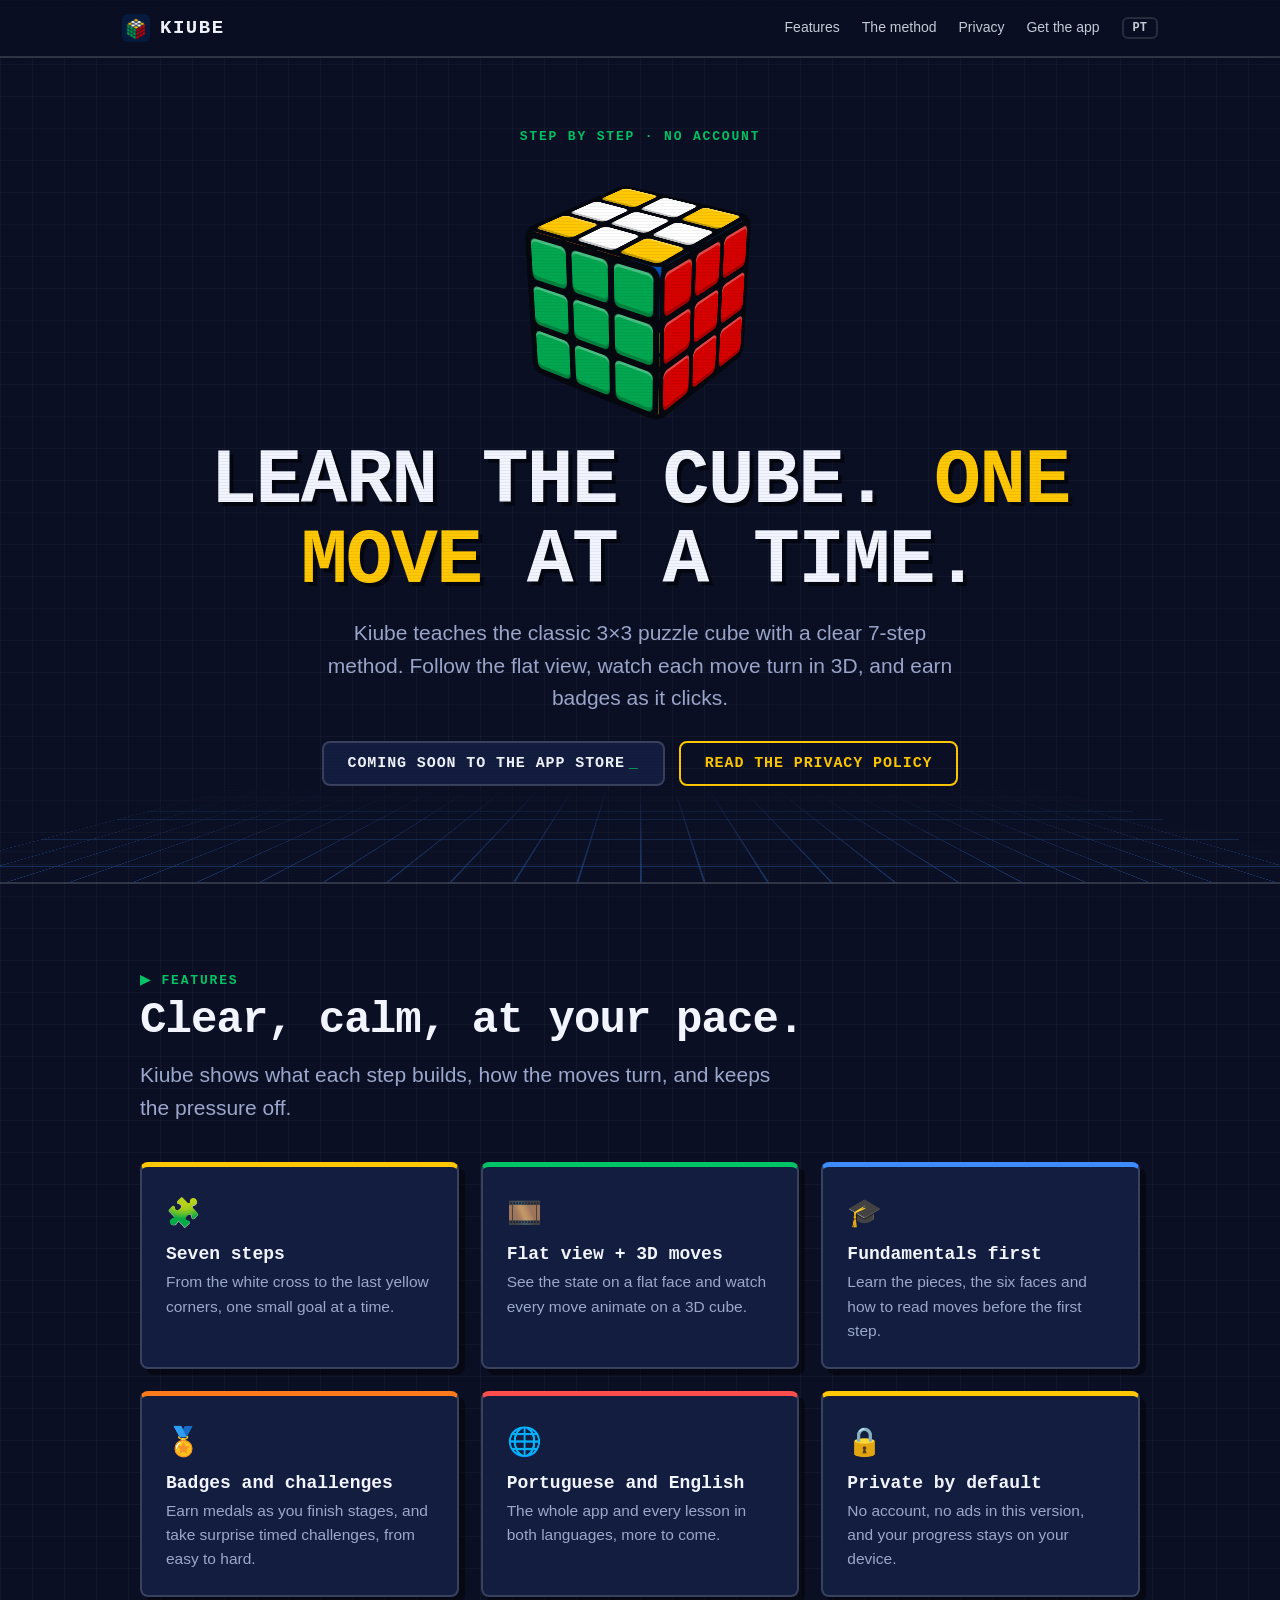
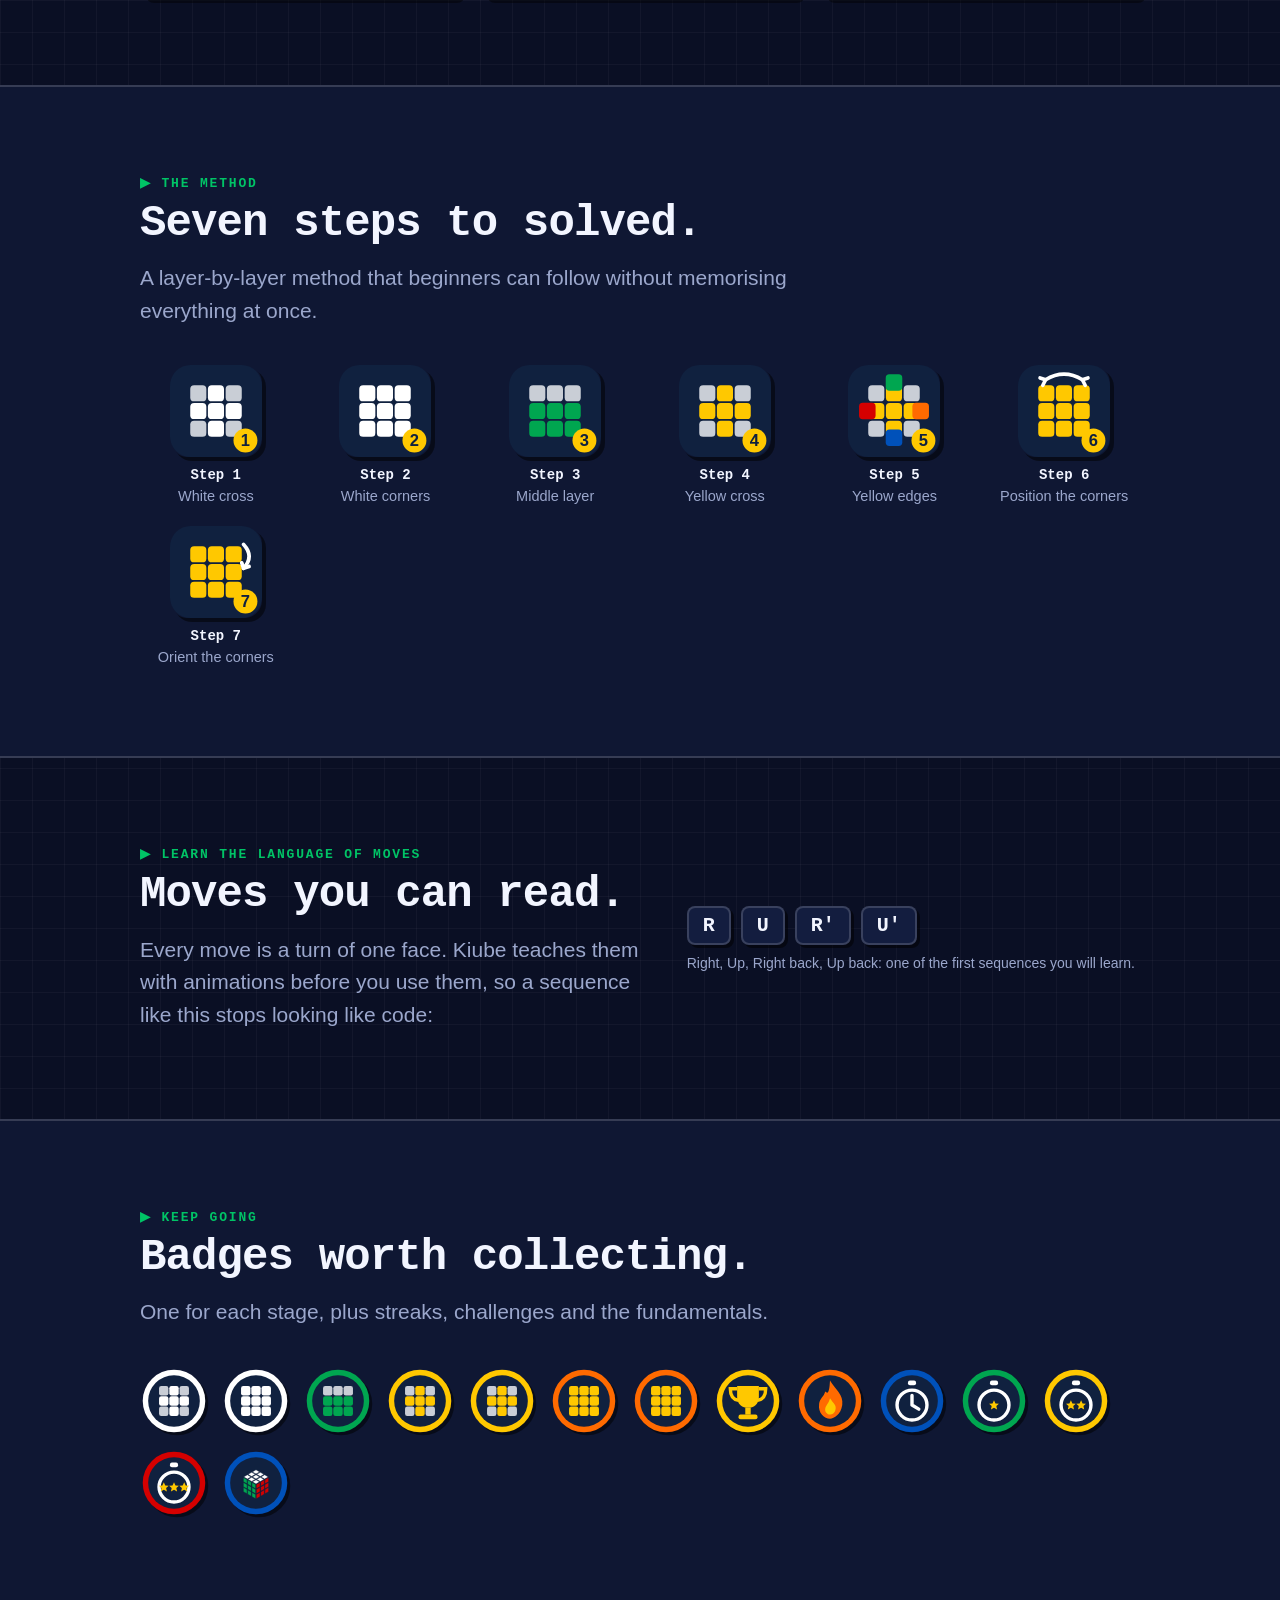
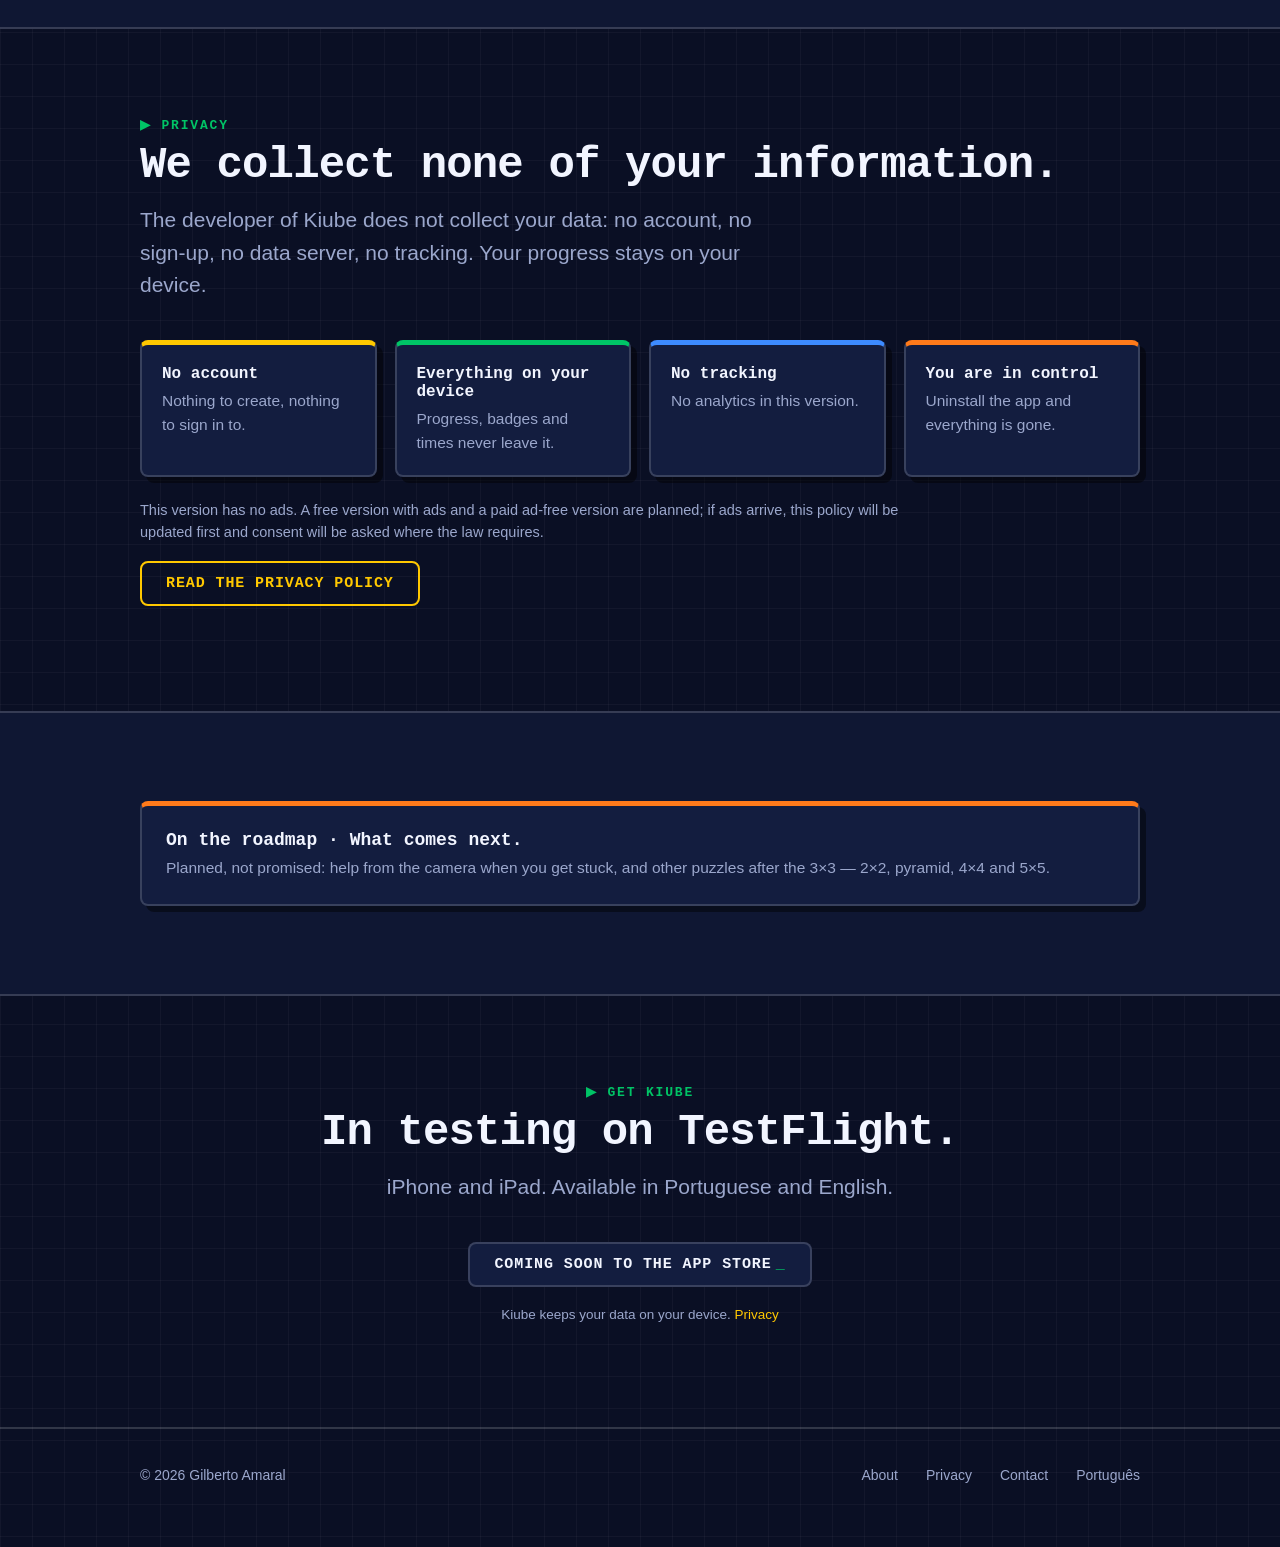
<file: index.html>
<!doctype html>
<html lang="en">
<head>
<meta charset="utf-8">
<meta name="viewport" content="width=device-width, initial-scale=1">
<meta name="color-scheme" content="dark">
<meta name="theme-color" content="#0a0f24">
<title>Kiube – Learn to solve the 3×3 puzzle cube, step by step</title>
<meta name="description" content="Kiube teaches you to solve the 3×3 puzzle cube with a clear 7-step method: a flat view of the cube, animated 3D moves, badges and surprise challenges. Portuguese and English. Private, no account.">
<link rel="canonical" href="https://kiube.werker.com.br/">
<link rel="alternate" hreflang="en" href="https://kiube.werker.com.br/">
<link rel="alternate" hreflang="pt-BR" href="https://kiube.werker.com.br/pt/">
<link rel="alternate" hreflang="x-default" href="https://kiube.werker.com.br/">
<link rel="icon" href="icon.png">
<link rel="apple-touch-icon" href="apple-touch-icon.png">
<meta property="og:url" content="https://kiube.werker.com.br/">
<meta property="og:image" content="https://kiube.werker.com.br/icon.png">
<meta property="og:type" content="website">
<meta property="og:title" content="Kiube – Learn to solve the 3×3 puzzle cube, step by step">
<meta property="og:description" content="Learn to solve the cube, one move at a time.">
<meta name="twitter:card" content="summary">
<link rel="stylesheet" href="assets/style.css">
<script type="application/ld+json">{"@context":"https://schema.org","@type":"SoftwareApplication","name":"Kiube","applicationCategory":"EducationalApplication","operatingSystem":"iOS, iPadOS","description":"Kiube teaches you to solve the 3×3 puzzle cube with a clear 7-step method: a flat view of the cube, animated 3D moves, badges and surprise challenges. Portuguese and English. Private, no account.","inLanguage":["en","pt-BR"],"author":{"@type":"Person","name":"Gilberto Amaral"}}</script>
</head>
<body>
<header class="topbar"><div class="in">
  <a class="brand" href="./"><img src="icon.png" alt="" width="28" height="28">Kiube</a>
  <nav aria-label="Main">
    <a class="hide-sm" href="#features">Features</a><a class="hide-sm" href="#method">The method</a><a class="hide-sm" href="#privacy">Privacy</a><a href="#get">Get the app</a>
    <a class="lang" href="pt/" hreflang="pt-BR" lang="pt-BR">PT</a>
  </nav>
</div></header>
<main>
<section class="hero">
  <div class="floor" aria-hidden="true"></div>
  <div class="wrap">
    <p class="kicker">Step by step · no account</p>
    <div class="stage3d" aria-hidden="true"><div class="cube"><div class="face f"><i class="G"></i><i class="G"></i><i class="G"></i><i class="G"></i><i class="G"></i><i class="G"></i><i class="G"></i><i class="G"></i><i class="G"></i></div><div class="face k"><i class="B"></i><i class="B"></i><i class="B"></i><i class="B"></i><i class="B"></i><i class="B"></i><i class="B"></i><i class="B"></i><i class="B"></i></div><div class="face r"><i class="R"></i><i class="R"></i><i class="R"></i><i class="R"></i><i class="R"></i><i class="R"></i><i class="R"></i><i class="R"></i><i class="R"></i></div><div class="face l"><i class="O"></i><i class="O"></i><i class="O"></i><i class="O"></i><i class="O"></i><i class="O"></i><i class="O"></i><i class="O"></i><i class="O"></i></div><div class="face u"><i class="Y"></i><i class="W"></i><i class="Y"></i><i class="W"></i><i class="W"></i><i class="W"></i><i class="Y"></i><i class="W"></i><i class="Y"></i></div><div class="face d"><i class="Y"></i><i class="Y"></i><i class="Y"></i><i class="Y"></i><i class="Y"></i><i class="Y"></i><i class="Y"></i><i class="Y"></i><i class="Y"></i></div></div></div>
    <h1>Learn the cube. <em>One move</em> at a time.</h1>
    <p class="sub">Kiube teaches the classic 3×3 puzzle cube with a clear 7-step method. Follow the flat view, watch each move turn in 3D, and earn badges as it clicks.</p>
    <div class="row">
      <!-- Troque pelo link da App Store/TestFlight quando estiver publicado -->
      <a class="btn soon" href="#get" aria-disabled="true">Coming soon to the App Store</a>
      <a class="btn ghost" href="privacy.html">Read the privacy policy</a>
    </div>
  </div>
</section>

<section class="block" id="features">
  <div class="wrap">
    <p class="eyebrow">Features</p>
    <h2>Clear, calm, at your pace.</h2>
    <p class="lead">Kiube shows what each step builds, how the moves turn, and keeps the pressure off.</p>
    <div class="grid">
      <div class="card"><span class="ico" aria-hidden="true">🧩</span><h3>Seven steps</h3><p>From the white cross to the last yellow corners, one small goal at a time.</p></div>
      <div class="card"><span class="ico" aria-hidden="true">🎞️</span><h3>Flat view + 3D moves</h3><p>See the state on a flat face and watch every move animate on a 3D cube.</p></div>
      <div class="card"><span class="ico" aria-hidden="true">🎓</span><h3>Fundamentals first</h3><p>Learn the pieces, the six faces and how to read moves before the first step.</p></div>
      <div class="card"><span class="ico" aria-hidden="true">🏅</span><h3>Badges and challenges</h3><p>Earn medals as you finish stages, and take surprise timed challenges, from easy to hard.</p></div>
      <div class="card"><span class="ico" aria-hidden="true">🌐</span><h3>Portuguese and English</h3><p>The whole app and every lesson in both languages, more to come.</p></div>
      <div class="card"><span class="ico" aria-hidden="true">🔒</span><h3>Private by default</h3><p>No account, no ads in this version, and your progress stays on your device.</p></div>
    </div>
  </div>
</section>

<section class="block alt" id="method">
  <div class="wrap">
    <p class="eyebrow">The method</p>
    <h2>Seven steps to solved.</h2>
    <p class="lead">A layer-by-layer method that beginners can follow without memorising everything at once.</p>
    <ol class="stages">
      <li><img src="assets/stages/stage_1_white_cross.svg" alt="" width="92" height="92" loading="lazy"><strong>Step 1</strong>White cross</li>
      <li><img src="assets/stages/stage_2_white_corners.svg" alt="" width="92" height="92" loading="lazy"><strong>Step 2</strong>White corners</li>
      <li><img src="assets/stages/stage_3_middle_layer.svg" alt="" width="92" height="92" loading="lazy"><strong>Step 3</strong>Middle layer</li>
      <li><img src="assets/stages/stage_4_yellow_cross.svg" alt="" width="92" height="92" loading="lazy"><strong>Step 4</strong>Yellow cross</li>
      <li><img src="assets/stages/stage_5_yellow_edges.svg" alt="" width="92" height="92" loading="lazy"><strong>Step 5</strong>Yellow edges</li>
      <li><img src="assets/stages/stage_6_corners_position.svg" alt="" width="92" height="92" loading="lazy"><strong>Step 6</strong>Position the corners</li>
      <li><img src="assets/stages/stage_7_corners_orient.svg" alt="" width="92" height="92" loading="lazy"><strong>Step 7</strong>Orient the corners</li>
    </ol>
  </div>
</section>

<section class="block">
  <div class="wrap split">
    <div>
      <p class="eyebrow">Learn the language of moves</p>
      <h2>Moves you can read.</h2>
      <p class="lead" style="margin-bottom:0">Every move is a turn of one face. Kiube teaches them with animations before you use them, so a sequence like this stops looking like code:</p>
    </div>
    <div class="moves" role="img" aria-label="R U R' U'">
      <span>R</span><span>U</span><span>R'</span><span>U'</span>
      <small>Right, Up, Right back, Up back: one of the first sequences you will learn.</small>
    </div>
  </div>
</section>

<section class="block alt">
  <div class="wrap">
    <p class="eyebrow">Keep going</p>
    <h2>Badges worth collecting.</h2>
    <p class="lead">One for each stage, plus streaks, challenges and the fundamentals.</p>
    <ul class="badges" aria-hidden="true">
      <li><img src="assets/badges/stage_white_cross.svg" alt="" width="68" height="68" loading="lazy"></li>
      <li><img src="assets/badges/stage_white_corners.svg" alt="" width="68" height="68" loading="lazy"></li>
      <li><img src="assets/badges/stage_middle_layer.svg" alt="" width="68" height="68" loading="lazy"></li>
      <li><img src="assets/badges/stage_yellow_cross.svg" alt="" width="68" height="68" loading="lazy"></li>
      <li><img src="assets/badges/stage_yellow_edges.svg" alt="" width="68" height="68" loading="lazy"></li>
      <li><img src="assets/badges/stage_corners_pos.svg" alt="" width="68" height="68" loading="lazy"></li>
      <li><img src="assets/badges/stage_corners_ori.svg" alt="" width="68" height="68" loading="lazy"></li>
      <li><img src="assets/badges/all_stages.svg" alt="" width="68" height="68" loading="lazy"></li>
      <li><img src="assets/badges/streak_3_days.svg" alt="" width="68" height="68" loading="lazy"></li>
      <li><img src="assets/badges/first_challenge.svg" alt="" width="68" height="68" loading="lazy"></li>
      <li><img src="assets/badges/challenge_easy.svg" alt="" width="68" height="68" loading="lazy"></li>
      <li><img src="assets/badges/challenge_medium.svg" alt="" width="68" height="68" loading="lazy"></li>
      <li><img src="assets/badges/challenge_hard.svg" alt="" width="68" height="68" loading="lazy"></li>
      <li><img src="assets/badges/fundamentals.svg" alt="" width="68" height="68" loading="lazy"></li>
    </ul>
  </div>
</section>

<section class="block" id="privacy">
  <div class="wrap">
    <p class="eyebrow">Privacy</p>
    <h2>We collect none of your information.</h2>
    <p class="lead">The developer of Kiube does not collect your data: no account, no sign-up, no data server, no tracking. Your progress stays on your device.</p>
    <div class="pgrid">
      <div class="card"><h3>No account</h3><p>Nothing to create, nothing to sign in to.</p></div>
      <div class="card"><h3>Everything on your device</h3><p>Progress, badges and times never leave it.</p></div>
      <div class="card"><h3>No tracking</h3><p>No analytics in this version.</p></div>
      <div class="card"><h3>You are in control</h3><p>Uninstall the app and everything is gone.</p></div>
    </div>
    <p class="priv-note">This version has no ads. A free version with ads and a paid ad-free version are planned; if ads arrive, this policy will be updated first and consent will be asked where the law requires.</p>
    <p><a class="btn ghost" href="privacy.html">Read the privacy policy</a></p>
  </div>
</section>

<section class="block alt">
  <div class="wrap">
    <div class="card note"><h3>On the roadmap · What comes next.</h3><p>Planned, not promised: help from the camera when you get stuck, and other puzzles after the 3×3 — 2×2, pyramid, 4×4 and 5×5.</p></div>
  </div>
</section>

<section class="block cta" id="get">
  <div class="wrap">
    <p class="eyebrow">Get Kiube</p>
    <h2>In testing on TestFlight.</h2>
    <p class="lead">iPhone and iPad. Available in Portuguese and English.</p>
    <div class="row">
      <a class="btn soon" href="#get" aria-disabled="true">Coming soon to the App Store</a>
    </div>
    <p class="small" style="margin-top:18px">Kiube keeps your data on your device. <a href="privacy.html">Privacy</a></p>
  </div>
</section>
</main>
<footer><div class="wrap">
  <span class="grow">© 2026 Gilberto Amaral</span>
  <a href="about.html">About</a>
  <a href="privacy.html">Privacy</a>
  <a href="mailto:contato@amaral.pro">Contact</a>
  <a href="pt/" hreflang="pt-BR" lang="pt-BR">Português</a>
</div></footer>
</body>
</html>
</file>
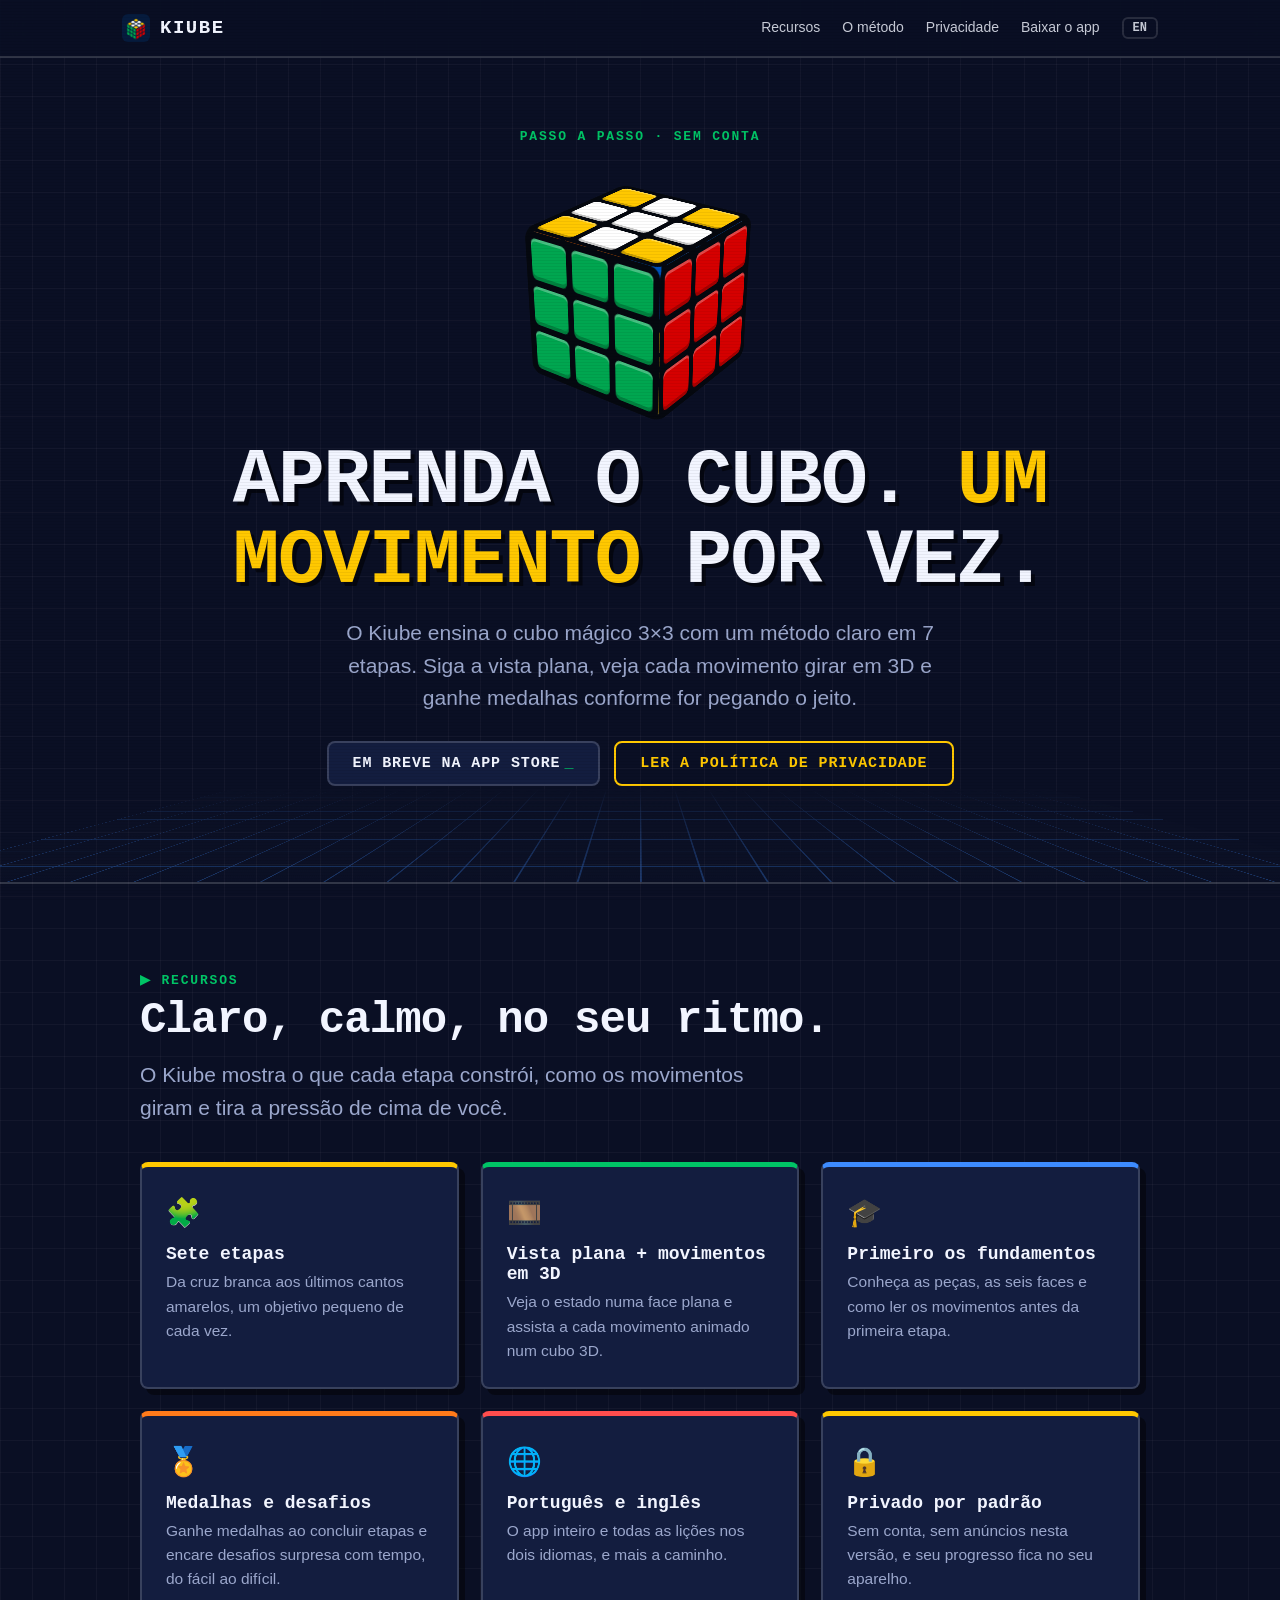
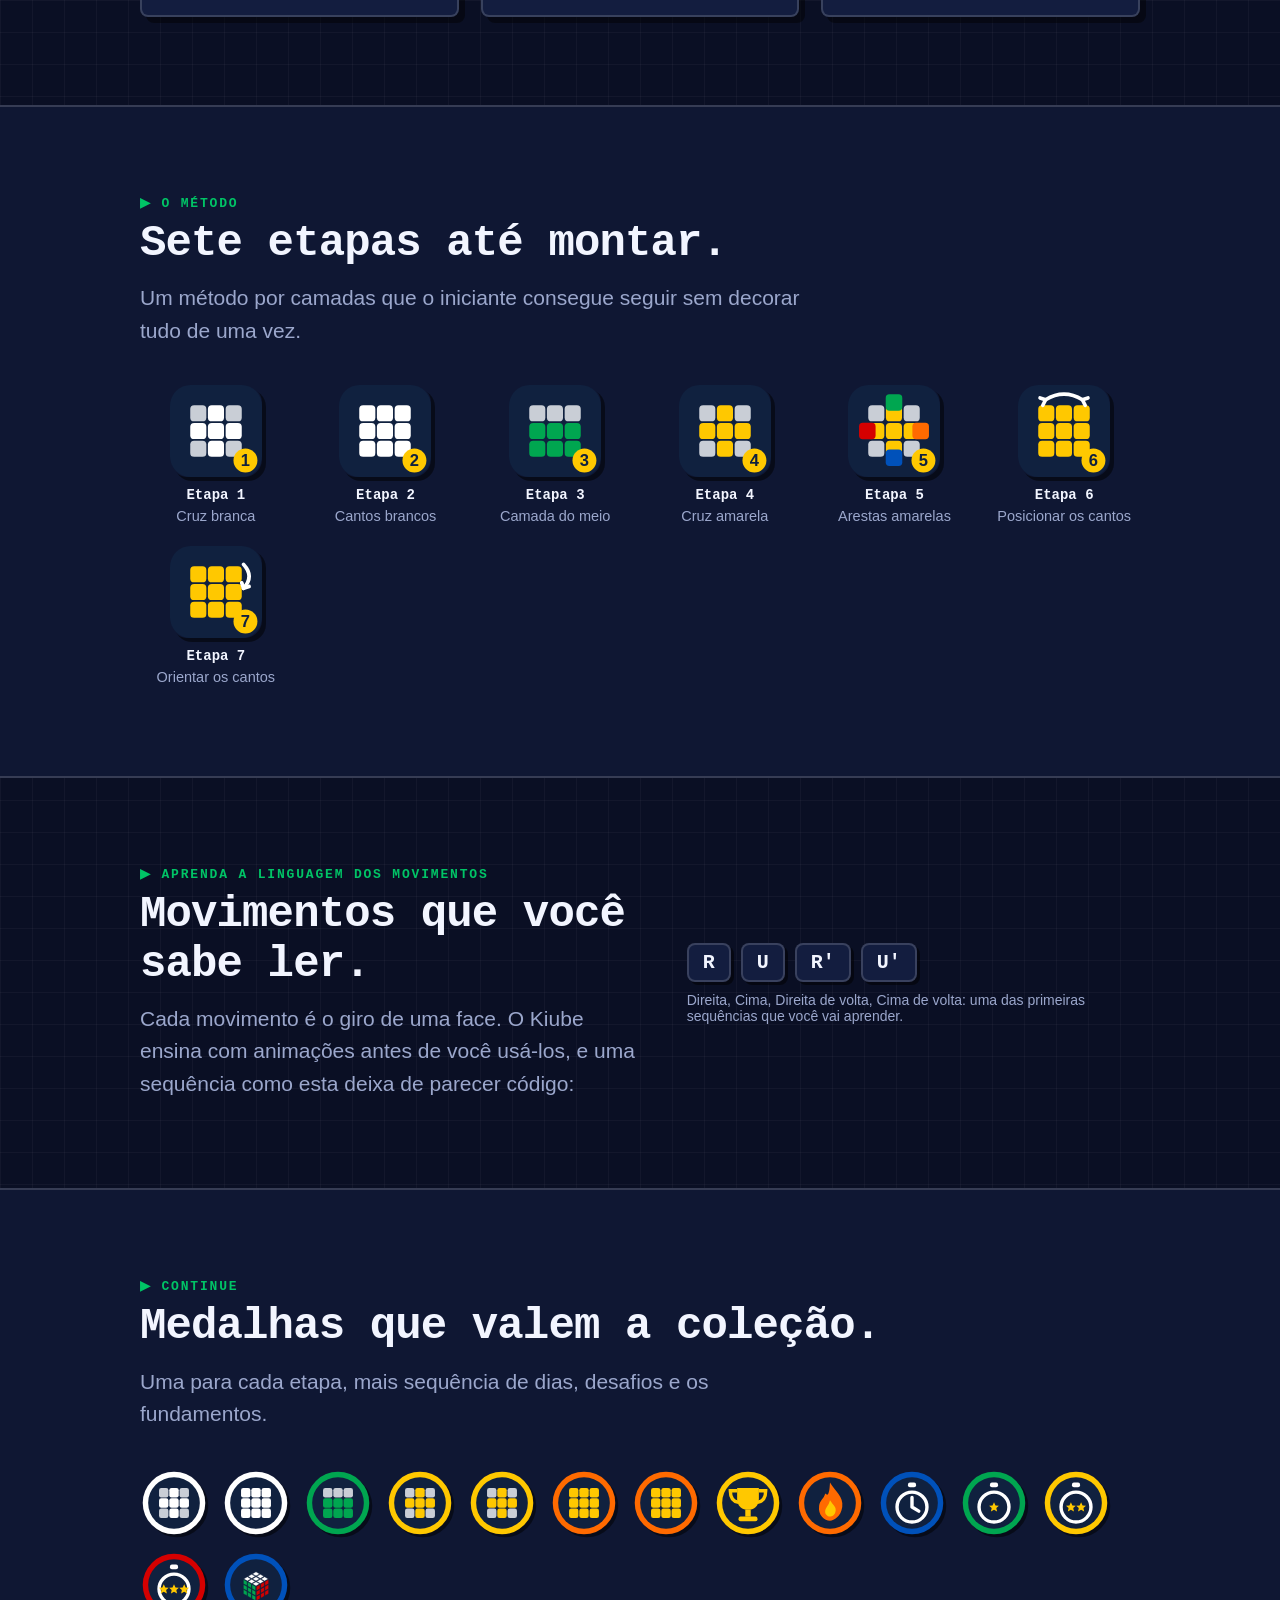
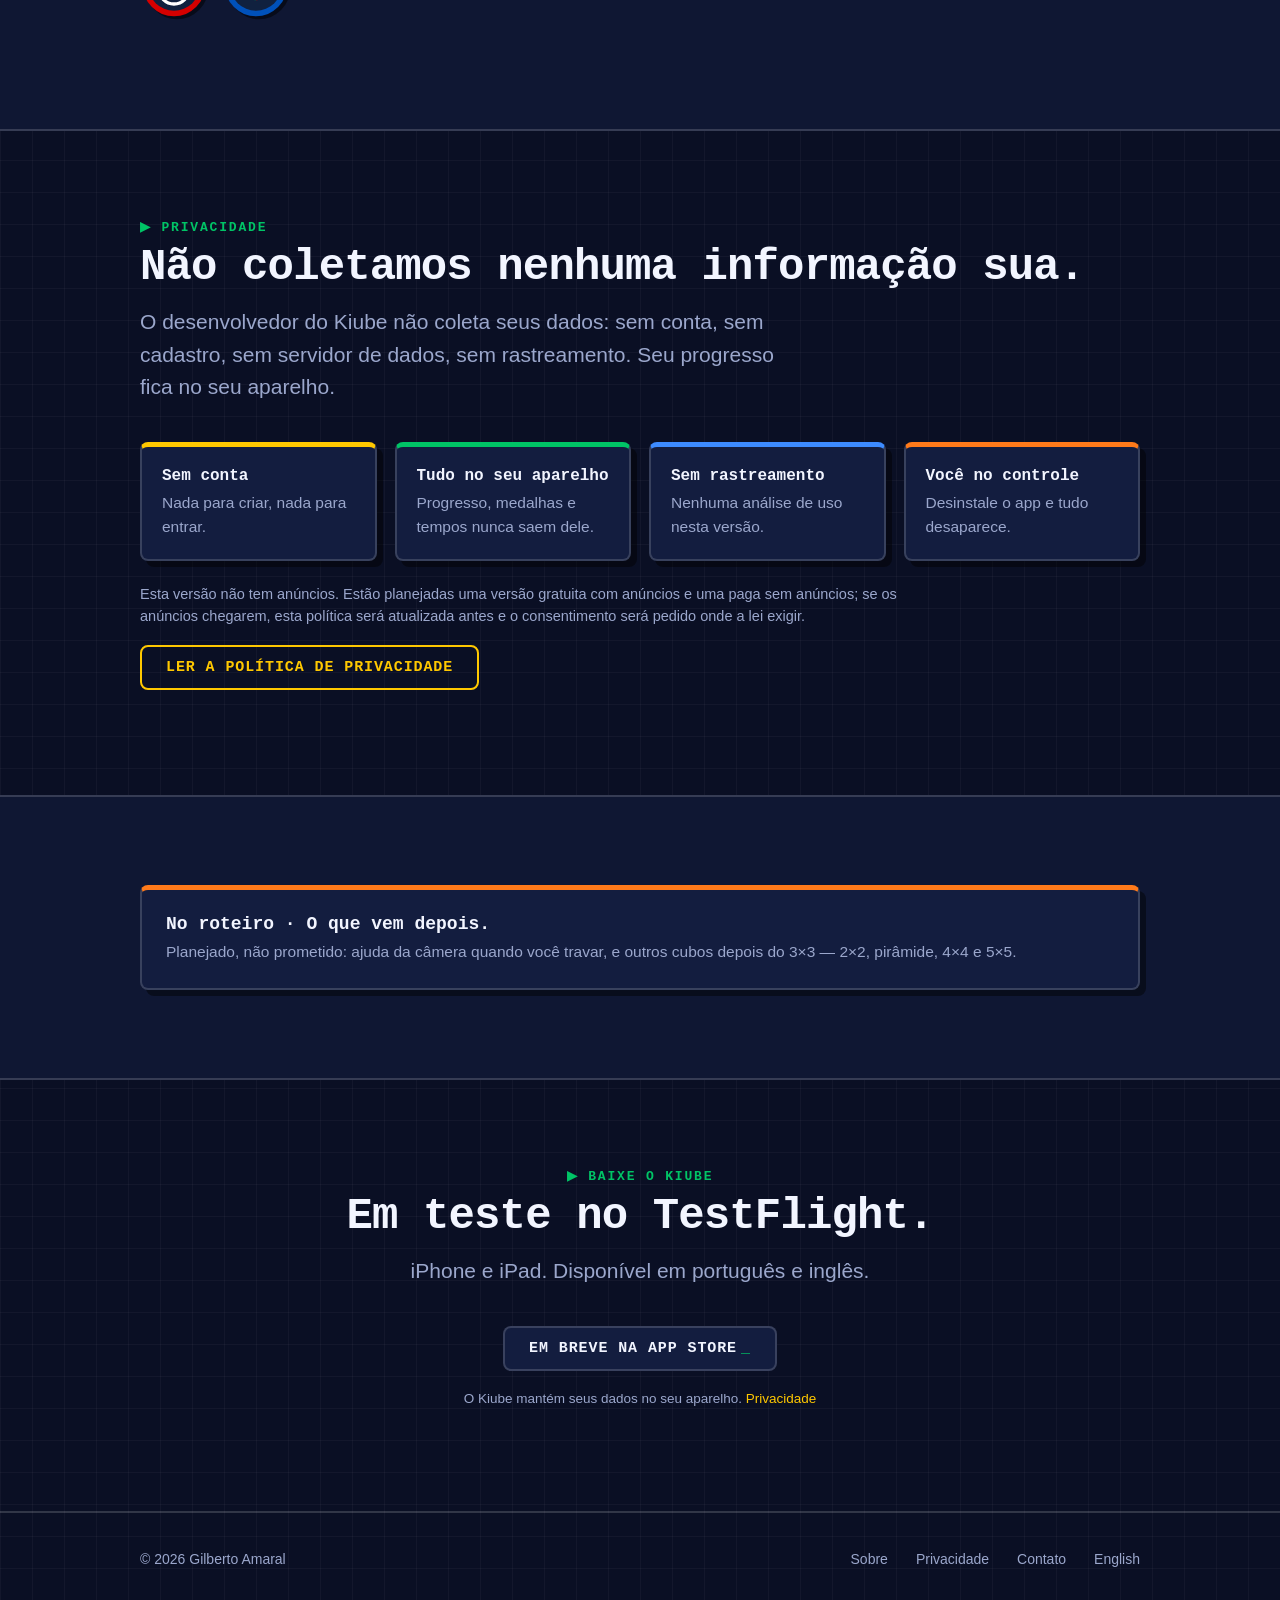
<file: pt/index.html>
<!doctype html>
<html lang="pt-BR">
<head>
<meta charset="utf-8">
<meta name="viewport" content="width=device-width, initial-scale=1">
<meta name="color-scheme" content="dark">
<meta name="theme-color" content="#0a0f24">
<title>Kiube – Aprenda a resolver o cubo mágico 3×3, passo a passo</title>
<meta name="description" content="O Kiube ensina a resolver o cubo mágico 3×3 com um método claro em 7 etapas: vista plana do cubo, movimentos animados em 3D, medalhas e desafios surpresa. Em português e inglês. Privado, sem conta.">
<link rel="canonical" href="https://kiube.werker.com.br/pt/">
<link rel="alternate" hreflang="en" href="https://kiube.werker.com.br/">
<link rel="alternate" hreflang="pt-BR" href="https://kiube.werker.com.br/pt/">
<link rel="alternate" hreflang="x-default" href="https://kiube.werker.com.br/">
<link rel="icon" href="../icon.png">
<link rel="apple-touch-icon" href="../apple-touch-icon.png">
<meta property="og:url" content="https://kiube.werker.com.br/pt/">
<meta property="og:image" content="https://kiube.werker.com.br/icon.png">
<meta property="og:type" content="website">
<meta property="og:title" content="Kiube – Aprenda a resolver o cubo mágico 3×3, passo a passo">
<meta property="og:description" content="Aprenda a resolver o cubo mágico, um movimento por vez.">
<meta name="twitter:card" content="summary">
<link rel="stylesheet" href="../assets/style.css">
<script type="application/ld+json">{"@context":"https://schema.org","@type":"SoftwareApplication","name":"Kiube","applicationCategory":"EducationalApplication","operatingSystem":"iOS, iPadOS","description":"O Kiube ensina a resolver o cubo mágico 3×3 com um método claro em 7 etapas: vista plana do cubo, movimentos animados em 3D, medalhas e desafios surpresa. Em português e inglês. Privado, sem conta.","inLanguage":["en","pt-BR"],"author":{"@type":"Person","name":"Gilberto Amaral"}}</script>
</head>
<body>
<header class="topbar"><div class="in">
  <a class="brand" href="./"><img src="../icon.png" alt="" width="28" height="28">Kiube</a>
  <nav aria-label="Main">
    <a class="hide-sm" href="#features">Recursos</a><a class="hide-sm" href="#method">O método</a><a class="hide-sm" href="#privacy">Privacidade</a><a href="#get">Baixar o app</a>
    <a class="lang" href="../" hreflang="en" lang="en">EN</a>
  </nav>
</div></header>
<main>
<section class="hero">
  <div class="floor" aria-hidden="true"></div>
  <div class="wrap">
    <p class="kicker">Passo a passo · sem conta</p>
    <div class="stage3d" aria-hidden="true"><div class="cube"><div class="face f"><i class="G"></i><i class="G"></i><i class="G"></i><i class="G"></i><i class="G"></i><i class="G"></i><i class="G"></i><i class="G"></i><i class="G"></i></div><div class="face k"><i class="B"></i><i class="B"></i><i class="B"></i><i class="B"></i><i class="B"></i><i class="B"></i><i class="B"></i><i class="B"></i><i class="B"></i></div><div class="face r"><i class="R"></i><i class="R"></i><i class="R"></i><i class="R"></i><i class="R"></i><i class="R"></i><i class="R"></i><i class="R"></i><i class="R"></i></div><div class="face l"><i class="O"></i><i class="O"></i><i class="O"></i><i class="O"></i><i class="O"></i><i class="O"></i><i class="O"></i><i class="O"></i><i class="O"></i></div><div class="face u"><i class="Y"></i><i class="W"></i><i class="Y"></i><i class="W"></i><i class="W"></i><i class="W"></i><i class="Y"></i><i class="W"></i><i class="Y"></i></div><div class="face d"><i class="Y"></i><i class="Y"></i><i class="Y"></i><i class="Y"></i><i class="Y"></i><i class="Y"></i><i class="Y"></i><i class="Y"></i><i class="Y"></i></div></div></div>
    <h1>Aprenda o cubo. <em>Um movimento</em> por vez.</h1>
    <p class="sub">O Kiube ensina o cubo mágico 3×3 com um método claro em 7 etapas. Siga a vista plana, veja cada movimento girar em 3D e ganhe medalhas conforme for pegando o jeito.</p>
    <div class="row">
      <!-- Troque pelo link da App Store/TestFlight quando estiver publicado -->
      <a class="btn soon" href="#get" aria-disabled="true">Em breve na App Store</a>
      <a class="btn ghost" href="privacy.html">Ler a política de privacidade</a>
    </div>
  </div>
</section>

<section class="block" id="features">
  <div class="wrap">
    <p class="eyebrow">Recursos</p>
    <h2>Claro, calmo, no seu ritmo.</h2>
    <p class="lead">O Kiube mostra o que cada etapa constrói, como os movimentos giram e tira a pressão de cima de você.</p>
    <div class="grid">
      <div class="card"><span class="ico" aria-hidden="true">🧩</span><h3>Sete etapas</h3><p>Da cruz branca aos últimos cantos amarelos, um objetivo pequeno de cada vez.</p></div>
      <div class="card"><span class="ico" aria-hidden="true">🎞️</span><h3>Vista plana + movimentos em 3D</h3><p>Veja o estado numa face plana e assista a cada movimento animado num cubo 3D.</p></div>
      <div class="card"><span class="ico" aria-hidden="true">🎓</span><h3>Primeiro os fundamentos</h3><p>Conheça as peças, as seis faces e como ler os movimentos antes da primeira etapa.</p></div>
      <div class="card"><span class="ico" aria-hidden="true">🏅</span><h3>Medalhas e desafios</h3><p>Ganhe medalhas ao concluir etapas e encare desafios surpresa com tempo, do fácil ao difícil.</p></div>
      <div class="card"><span class="ico" aria-hidden="true">🌐</span><h3>Português e inglês</h3><p>O app inteiro e todas as lições nos dois idiomas, e mais a caminho.</p></div>
      <div class="card"><span class="ico" aria-hidden="true">🔒</span><h3>Privado por padrão</h3><p>Sem conta, sem anúncios nesta versão, e seu progresso fica no seu aparelho.</p></div>
    </div>
  </div>
</section>

<section class="block alt" id="method">
  <div class="wrap">
    <p class="eyebrow">O método</p>
    <h2>Sete etapas até montar.</h2>
    <p class="lead">Um método por camadas que o iniciante consegue seguir sem decorar tudo de uma vez.</p>
    <ol class="stages">
      <li><img src="../assets/stages/stage_1_white_cross.svg" alt="" width="92" height="92" loading="lazy"><strong>Etapa 1</strong>Cruz branca</li>
      <li><img src="../assets/stages/stage_2_white_corners.svg" alt="" width="92" height="92" loading="lazy"><strong>Etapa 2</strong>Cantos brancos</li>
      <li><img src="../assets/stages/stage_3_middle_layer.svg" alt="" width="92" height="92" loading="lazy"><strong>Etapa 3</strong>Camada do meio</li>
      <li><img src="../assets/stages/stage_4_yellow_cross.svg" alt="" width="92" height="92" loading="lazy"><strong>Etapa 4</strong>Cruz amarela</li>
      <li><img src="../assets/stages/stage_5_yellow_edges.svg" alt="" width="92" height="92" loading="lazy"><strong>Etapa 5</strong>Arestas amarelas</li>
      <li><img src="../assets/stages/stage_6_corners_position.svg" alt="" width="92" height="92" loading="lazy"><strong>Etapa 6</strong>Posicionar os cantos</li>
      <li><img src="../assets/stages/stage_7_corners_orient.svg" alt="" width="92" height="92" loading="lazy"><strong>Etapa 7</strong>Orientar os cantos</li>
    </ol>
  </div>
</section>

<section class="block">
  <div class="wrap split">
    <div>
      <p class="eyebrow">Aprenda a linguagem dos movimentos</p>
      <h2>Movimentos que você sabe ler.</h2>
      <p class="lead" style="margin-bottom:0">Cada movimento é o giro de uma face. O Kiube ensina com animações antes de você usá-los, e uma sequência como esta deixa de parecer código:</p>
    </div>
    <div class="moves" role="img" aria-label="R U R' U'">
      <span>R</span><span>U</span><span>R'</span><span>U'</span>
      <small>Direita, Cima, Direita de volta, Cima de volta: uma das primeiras sequências que você vai aprender.</small>
    </div>
  </div>
</section>

<section class="block alt">
  <div class="wrap">
    <p class="eyebrow">Continue</p>
    <h2>Medalhas que valem a coleção.</h2>
    <p class="lead">Uma para cada etapa, mais sequência de dias, desafios e os fundamentos.</p>
    <ul class="badges" aria-hidden="true">
      <li><img src="../assets/badges/stage_white_cross.svg" alt="" width="68" height="68" loading="lazy"></li>
      <li><img src="../assets/badges/stage_white_corners.svg" alt="" width="68" height="68" loading="lazy"></li>
      <li><img src="../assets/badges/stage_middle_layer.svg" alt="" width="68" height="68" loading="lazy"></li>
      <li><img src="../assets/badges/stage_yellow_cross.svg" alt="" width="68" height="68" loading="lazy"></li>
      <li><img src="../assets/badges/stage_yellow_edges.svg" alt="" width="68" height="68" loading="lazy"></li>
      <li><img src="../assets/badges/stage_corners_pos.svg" alt="" width="68" height="68" loading="lazy"></li>
      <li><img src="../assets/badges/stage_corners_ori.svg" alt="" width="68" height="68" loading="lazy"></li>
      <li><img src="../assets/badges/all_stages.svg" alt="" width="68" height="68" loading="lazy"></li>
      <li><img src="../assets/badges/streak_3_days.svg" alt="" width="68" height="68" loading="lazy"></li>
      <li><img src="../assets/badges/first_challenge.svg" alt="" width="68" height="68" loading="lazy"></li>
      <li><img src="../assets/badges/challenge_easy.svg" alt="" width="68" height="68" loading="lazy"></li>
      <li><img src="../assets/badges/challenge_medium.svg" alt="" width="68" height="68" loading="lazy"></li>
      <li><img src="../assets/badges/challenge_hard.svg" alt="" width="68" height="68" loading="lazy"></li>
      <li><img src="../assets/badges/fundamentals.svg" alt="" width="68" height="68" loading="lazy"></li>
    </ul>
  </div>
</section>

<section class="block" id="privacy">
  <div class="wrap">
    <p class="eyebrow">Privacidade</p>
    <h2>Não coletamos nenhuma informação sua.</h2>
    <p class="lead">O desenvolvedor do Kiube não coleta seus dados: sem conta, sem cadastro, sem servidor de dados, sem rastreamento. Seu progresso fica no seu aparelho.</p>
    <div class="pgrid">
      <div class="card"><h3>Sem conta</h3><p>Nada para criar, nada para entrar.</p></div>
      <div class="card"><h3>Tudo no seu aparelho</h3><p>Progresso, medalhas e tempos nunca saem dele.</p></div>
      <div class="card"><h3>Sem rastreamento</h3><p>Nenhuma análise de uso nesta versão.</p></div>
      <div class="card"><h3>Você no controle</h3><p>Desinstale o app e tudo desaparece.</p></div>
    </div>
    <p class="priv-note">Esta versão não tem anúncios. Estão planejadas uma versão gratuita com anúncios e uma paga sem anúncios; se os anúncios chegarem, esta política será atualizada antes e o consentimento será pedido onde a lei exigir.</p>
    <p><a class="btn ghost" href="privacy.html">Ler a política de privacidade</a></p>
  </div>
</section>

<section class="block alt">
  <div class="wrap">
    <div class="card note"><h3>No roteiro · O que vem depois.</h3><p>Planejado, não prometido: ajuda da câmera quando você travar, e outros cubos depois do 3×3 — 2×2, pirâmide, 4×4 e 5×5.</p></div>
  </div>
</section>

<section class="block cta" id="get">
  <div class="wrap">
    <p class="eyebrow">Baixe o Kiube</p>
    <h2>Em teste no TestFlight.</h2>
    <p class="lead">iPhone e iPad. Disponível em português e inglês.</p>
    <div class="row">
      <a class="btn soon" href="#get" aria-disabled="true">Em breve na App Store</a>
    </div>
    <p class="small" style="margin-top:18px">O Kiube mantém seus dados no seu aparelho. <a href="privacy.html">Privacidade</a></p>
  </div>
</section>
</main>
<footer><div class="wrap">
  <span class="grow">© 2026 Gilberto Amaral</span>
  <a href="about.html">Sobre</a>
  <a href="privacy.html">Privacidade</a>
  <a href="mailto:contato@amaral.pro">Contato</a>
  <a href="../" hreflang="en" lang="en">English</a>
</div></footer>
</body>
</html>
</file>
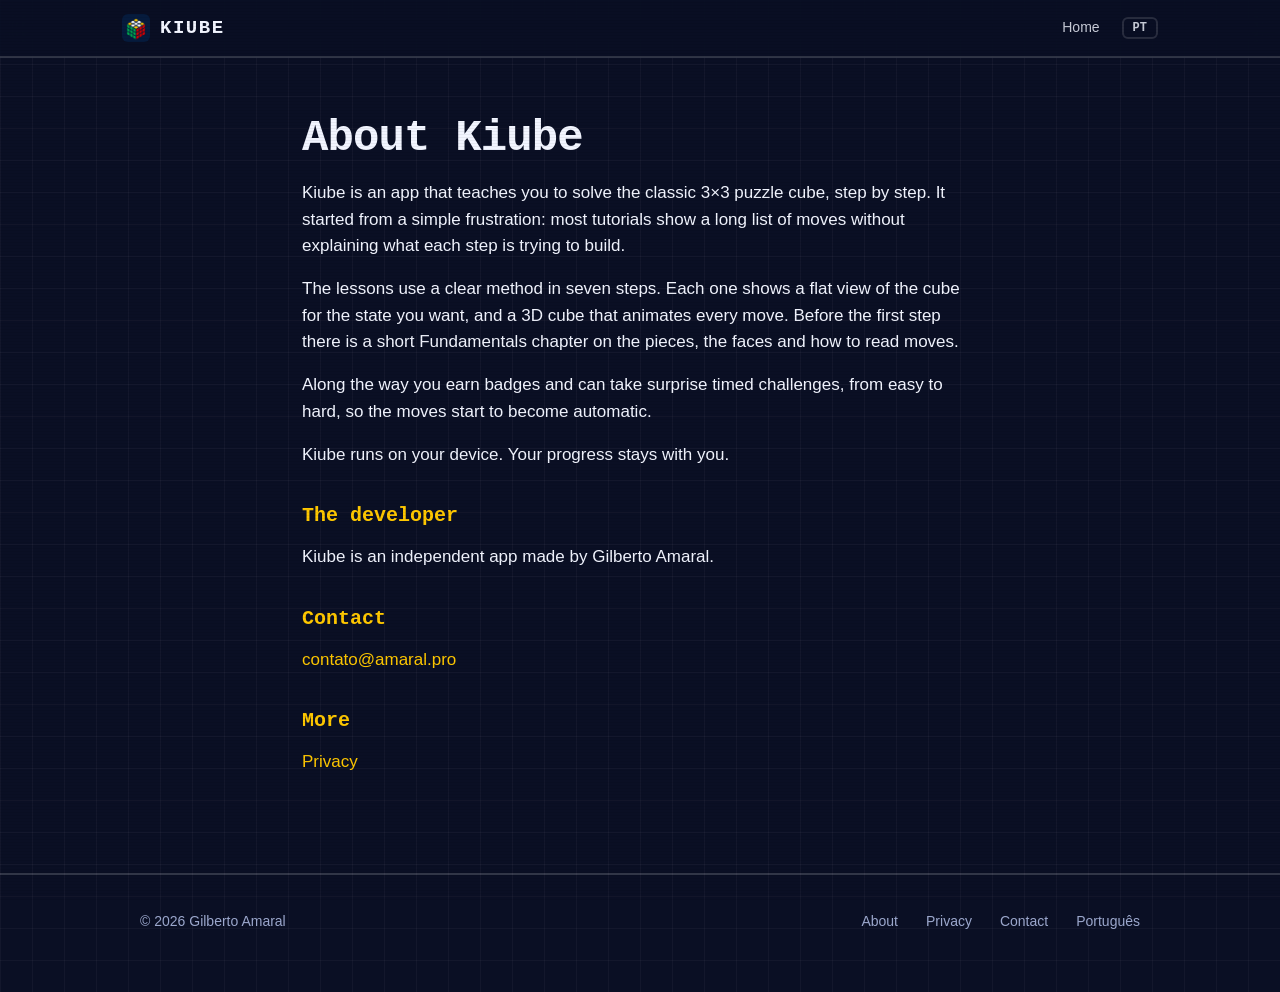
<file: about.html>
<!doctype html>
<html lang="en">
<head>
<meta charset="utf-8">
<meta name="viewport" content="width=device-width, initial-scale=1">
<meta name="color-scheme" content="dark">
<meta name="theme-color" content="#0a0f24">
<title>About Kiube – Learn to solve the puzzle cube</title>
<meta name="description" content="About Kiube, an app that teaches the 3×3 puzzle cube step by step, and the developer behind it.">
<link rel="canonical" href="https://kiube.werker.com.br/about.html">
<link rel="alternate" hreflang="en" href="https://kiube.werker.com.br/about.html">
<link rel="alternate" hreflang="pt-BR" href="https://kiube.werker.com.br/pt/about.html">
<link rel="alternate" hreflang="x-default" href="https://kiube.werker.com.br/about.html">
<link rel="icon" href="icon.png">
<link rel="apple-touch-icon" href="apple-touch-icon.png">
<meta property="og:url" content="https://kiube.werker.com.br/about.html">
<meta property="og:image" content="https://kiube.werker.com.br/icon.png">
<meta property="og:type" content="website">
<meta property="og:title" content="About Kiube – Learn to solve the puzzle cube">
<meta property="og:description" content="Learn to solve the cube, one move at a time.">
<meta name="twitter:card" content="summary">
<link rel="stylesheet" href="assets/style.css">

</head>
<body>
<header class="topbar"><div class="in">
  <a class="brand" href="./"><img src="icon.png" alt="" width="28" height="28">Kiube</a>
  <nav aria-label="Main">
    <a href="./">Home</a>
    <a class="lang" href="pt/about.html" hreflang="pt-BR" lang="pt-BR">PT</a>
  </nav>
</div></header>
<main class="page">
  <h1>About Kiube</h1>
  <p>Kiube is an app that teaches you to solve the classic 3×3 puzzle cube, step by step. It started from a simple frustration: most tutorials show a long list of moves without explaining what each step is trying to build.</p>
  <p>The lessons use a clear method in seven steps. Each one shows a flat view of the cube for the state you want, and a 3D cube that animates every move. Before the first step there is a short Fundamentals chapter on the pieces, the faces and how to read moves.</p>
  <p>Along the way you earn badges and can take surprise timed challenges, from easy to hard, so the moves start to become automatic.</p>
  <p>Kiube runs on your device. Your progress stays with you.</p>
  <h2>The developer</h2>
  <p>Kiube is an independent app made by Gilberto Amaral.</p>
  <h2>Contact</h2>
  <p><a href="mailto:contato@amaral.pro">contato@amaral.pro</a></p>
  <h2>More</h2>
  <p><a href="privacy.html">Privacy</a></p>
</main>
<footer><div class="wrap">
  <span class="grow">© 2026 Gilberto Amaral</span>
  <a href="about.html">About</a>
  <a href="privacy.html">Privacy</a>
  <a href="mailto:contato@amaral.pro">Contact</a>
  <a href="pt/about.html" hreflang="pt-BR" lang="pt-BR">Português</a>
</div></footer>
</body>
</html>
</file>
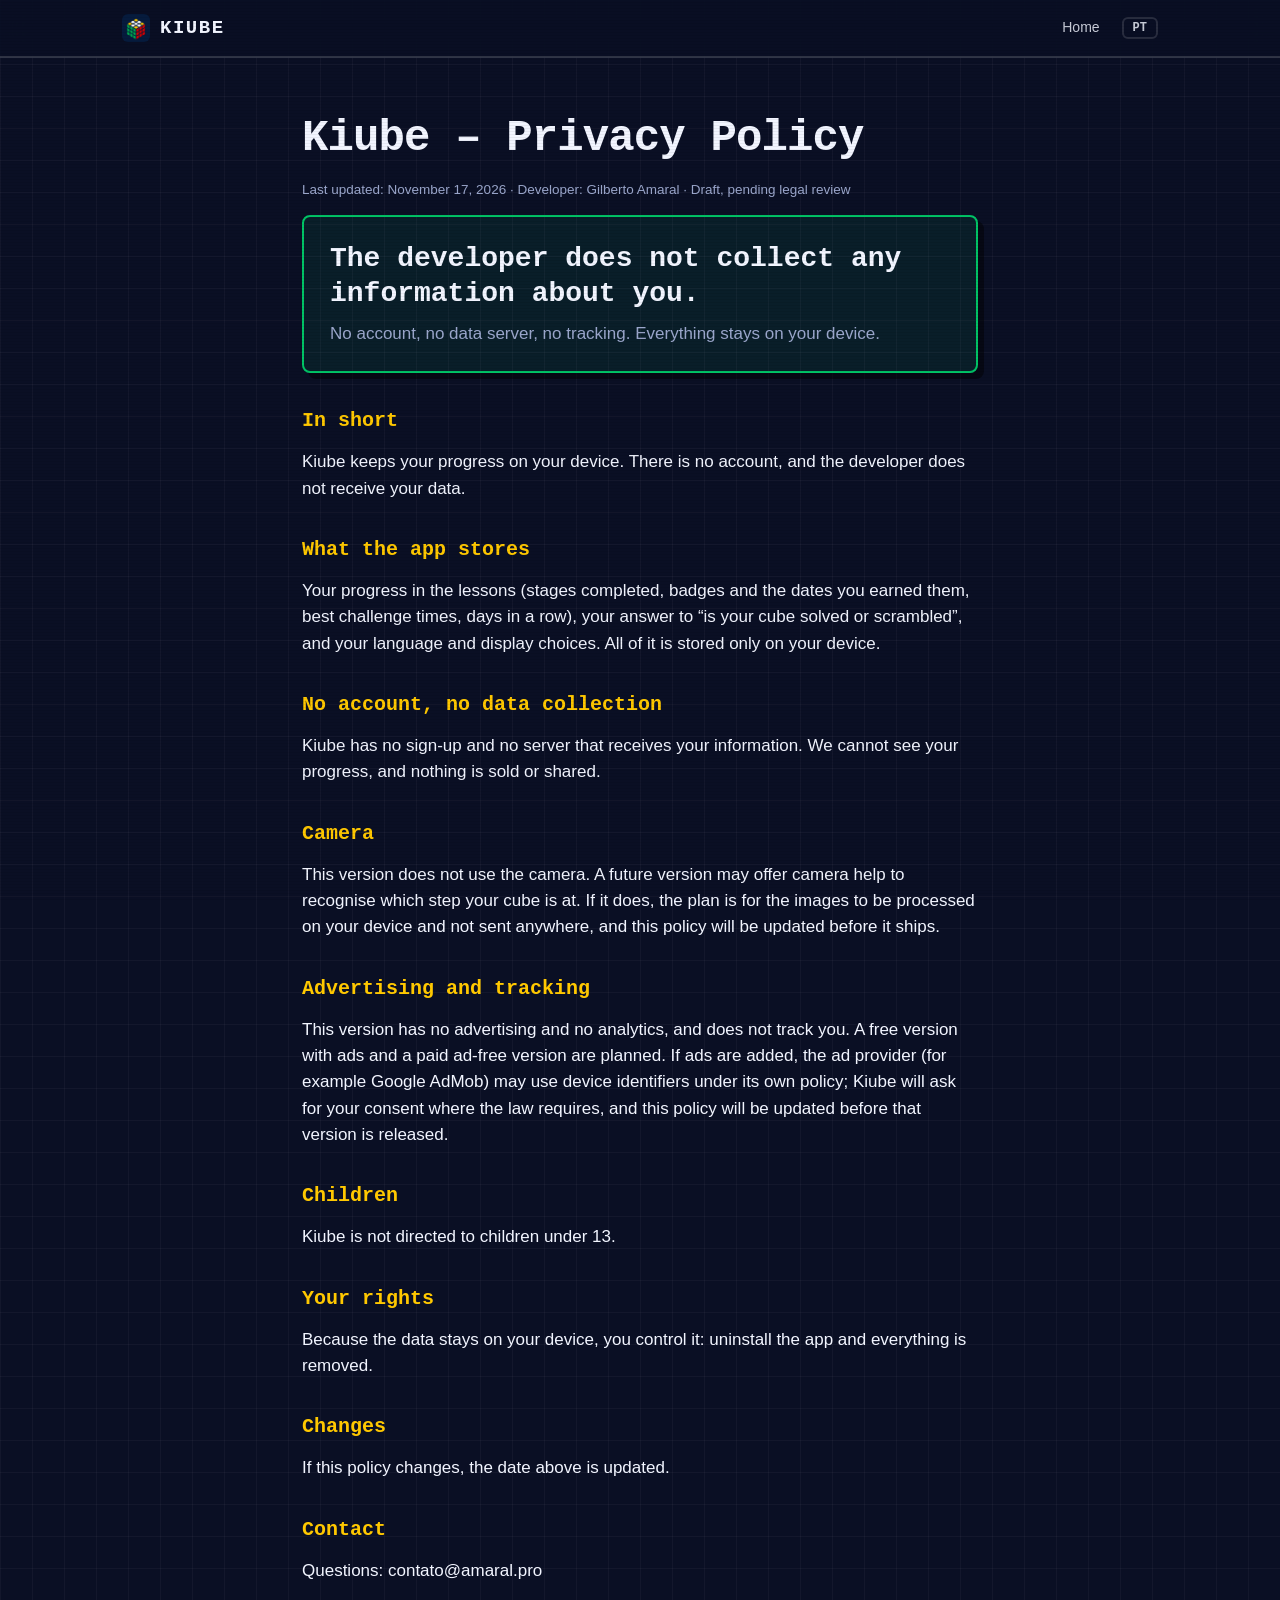
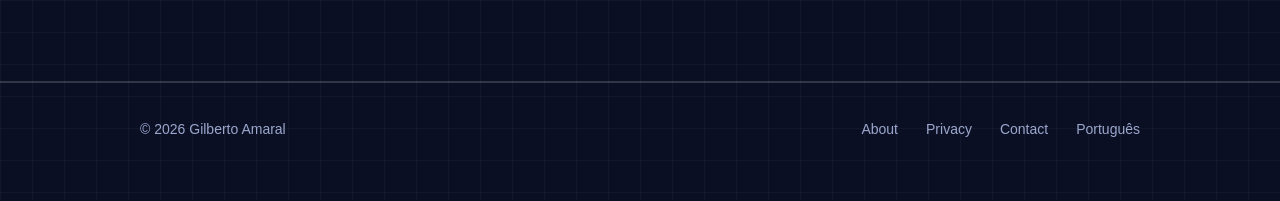
<file: privacy.html>
<!doctype html>
<html lang="en">
<head>
<meta charset="utf-8">
<meta name="viewport" content="width=device-width, initial-scale=1">
<meta name="color-scheme" content="dark">
<meta name="theme-color" content="#0a0f24">
<title>Kiube – Privacy Policy</title>
<meta name="description" content="Kiube teaches you to solve the 3×3 puzzle cube with a clear 7-step method: a flat view of the cube, animated 3D moves, badges and surprise challenges. Portuguese and English. Private, no account.">
<link rel="canonical" href="https://kiube.werker.com.br/privacy.html">
<link rel="alternate" hreflang="en" href="https://kiube.werker.com.br/privacy.html">
<link rel="alternate" hreflang="pt-BR" href="https://kiube.werker.com.br/pt/privacy.html">
<link rel="alternate" hreflang="x-default" href="https://kiube.werker.com.br/privacy.html">
<link rel="icon" href="icon.png">
<link rel="apple-touch-icon" href="apple-touch-icon.png">
<meta property="og:url" content="https://kiube.werker.com.br/privacy.html">
<meta property="og:image" content="https://kiube.werker.com.br/icon.png">
<meta property="og:type" content="website">
<meta property="og:title" content="Kiube – Privacy Policy">
<meta property="og:description" content="Learn to solve the cube, one move at a time.">
<meta name="twitter:card" content="summary">
<link rel="stylesheet" href="assets/style.css">

</head>
<body>
<header class="topbar"><div class="in">
  <a class="brand" href="./"><img src="icon.png" alt="" width="28" height="28">Kiube</a>
  <nav aria-label="Main">
    <a href="./">Home</a>
    <a class="lang" href="pt/privacy.html" hreflang="pt-BR" lang="pt-BR">PT</a>
  </nav>
</div></header>
<main class="page">
  <h1>Kiube – Privacy Policy</h1>
  <p class="small">Last updated: November 17, 2026 · Developer: Gilberto Amaral · Draft, pending legal review</p>
  <div class="promise"><strong>The developer does not collect any information about you.</strong><p>No account, no data server, no tracking. Everything stays on your device.</p></div>
  <h2>In short</h2>
  <p>Kiube keeps your progress on your device. There is no account, and the developer does not receive your data.</p>
  <h2>What the app stores</h2>
  <p>Your progress in the lessons (stages completed, badges and the dates you earned them, best challenge times, days in a row), your answer to “is your cube solved or scrambled”, and your language and display choices. All of it is stored only on your device.</p>
  <h2>No account, no data collection</h2>
  <p>Kiube has no sign-up and no server that receives your information. We cannot see your progress, and nothing is sold or shared.</p>
  <h2>Camera</h2>
  <p>This version does not use the camera. A future version may offer camera help to recognise which step your cube is at. If it does, the plan is for the images to be processed on your device and not sent anywhere, and this policy will be updated before it ships.</p>
  <h2>Advertising and tracking</h2>
  <p>This version has no advertising and no analytics, and does not track you. A free version with ads and a paid ad-free version are planned. If ads are added, the ad provider (for example Google AdMob) may use device identifiers under its own policy; Kiube will ask for your consent where the law requires, and this policy will be updated before that version is released.</p>
  <h2>Children</h2>
  <p>Kiube is not directed to children under 13.</p>
  <h2>Your rights</h2>
  <p>Because the data stays on your device, you control it: uninstall the app and everything is removed.</p>
  <h2>Changes</h2>
  <p>If this policy changes, the date above is updated.</p>
  <h2>Contact</h2>
  <p>Questions: contato@amaral.pro</p>
</main>
<footer><div class="wrap">
  <span class="grow">© 2026 Gilberto Amaral</span>
  <a href="about.html">About</a>
  <a href="privacy.html">Privacy</a>
  <a href="mailto:contato@amaral.pro">Contact</a>
  <a href="pt/privacy.html" hreflang="pt-BR" lang="pt-BR">Português</a>
</div></footer>
</body>
</html>
</file>
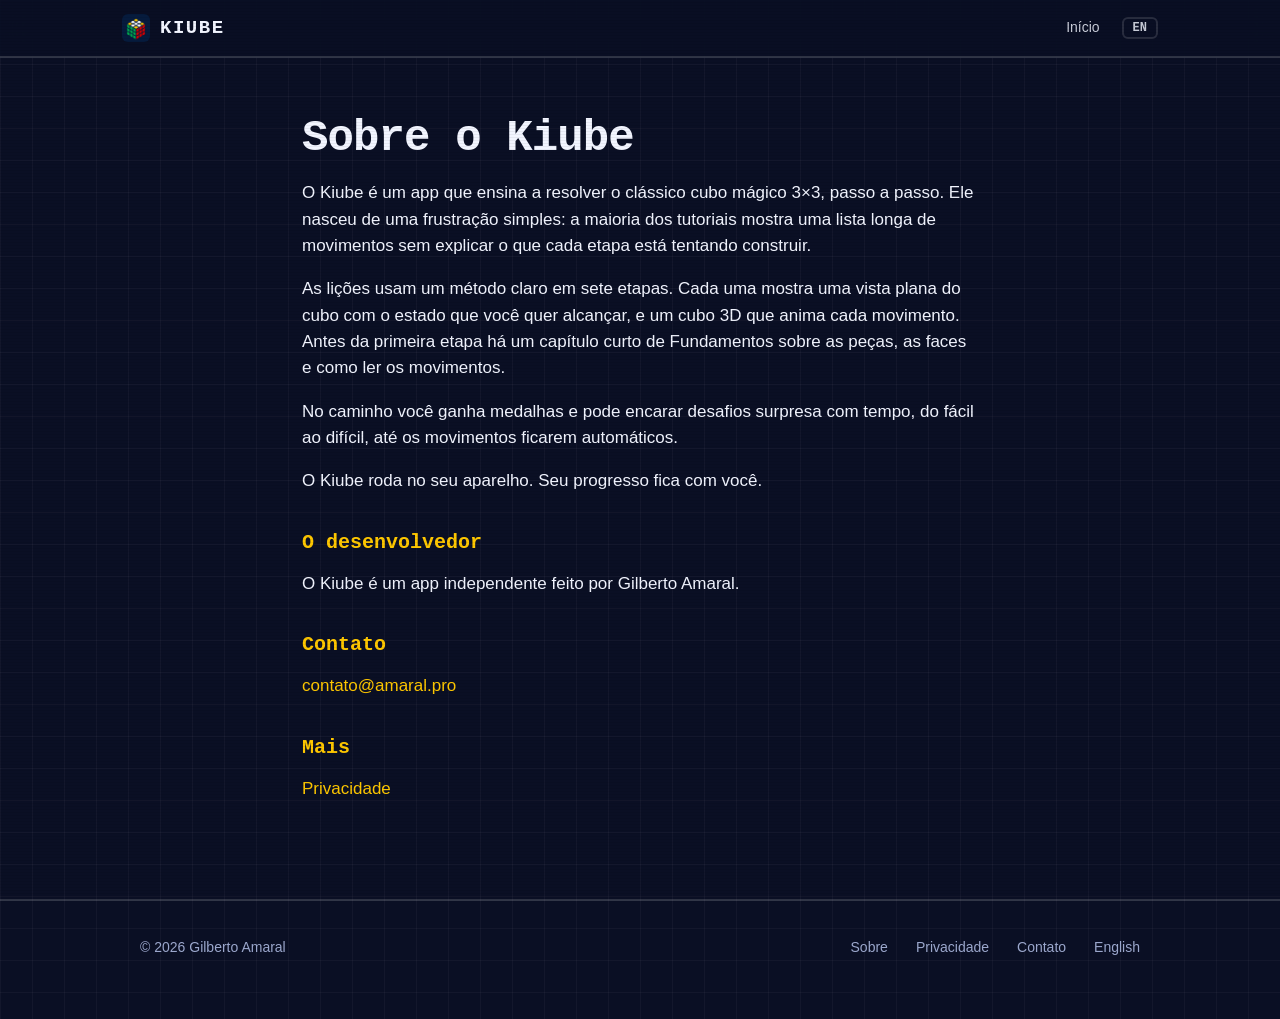
<file: pt/about.html>
<!doctype html>
<html lang="pt-BR">
<head>
<meta charset="utf-8">
<meta name="viewport" content="width=device-width, initial-scale=1">
<meta name="color-scheme" content="dark">
<meta name="theme-color" content="#0a0f24">
<title>Sobre o Kiube – Aprenda a resolver o cubo mágico</title>
<meta name="description" content="Sobre o Kiube, um app que ensina o cubo mágico 3×3 passo a passo, e o desenvolvedor por trás dele.">
<link rel="canonical" href="https://kiube.werker.com.br/pt/about.html">
<link rel="alternate" hreflang="en" href="https://kiube.werker.com.br/about.html">
<link rel="alternate" hreflang="pt-BR" href="https://kiube.werker.com.br/pt/about.html">
<link rel="alternate" hreflang="x-default" href="https://kiube.werker.com.br/about.html">
<link rel="icon" href="../icon.png">
<link rel="apple-touch-icon" href="../apple-touch-icon.png">
<meta property="og:url" content="https://kiube.werker.com.br/pt/about.html">
<meta property="og:image" content="https://kiube.werker.com.br/icon.png">
<meta property="og:type" content="website">
<meta property="og:title" content="Sobre o Kiube – Aprenda a resolver o cubo mágico">
<meta property="og:description" content="Aprenda a resolver o cubo mágico, um movimento por vez.">
<meta name="twitter:card" content="summary">
<link rel="stylesheet" href="../assets/style.css">

</head>
<body>
<header class="topbar"><div class="in">
  <a class="brand" href="./"><img src="../icon.png" alt="" width="28" height="28">Kiube</a>
  <nav aria-label="Main">
    <a href="./">Início</a>
    <a class="lang" href="../about.html" hreflang="en" lang="en">EN</a>
  </nav>
</div></header>
<main class="page">
  <h1>Sobre o Kiube</h1>
  <p>O Kiube é um app que ensina a resolver o clássico cubo mágico 3×3, passo a passo. Ele nasceu de uma frustração simples: a maioria dos tutoriais mostra uma lista longa de movimentos sem explicar o que cada etapa está tentando construir.</p>
  <p>As lições usam um método claro em sete etapas. Cada uma mostra uma vista plana do cubo com o estado que você quer alcançar, e um cubo 3D que anima cada movimento. Antes da primeira etapa há um capítulo curto de Fundamentos sobre as peças, as faces e como ler os movimentos.</p>
  <p>No caminho você ganha medalhas e pode encarar desafios surpresa com tempo, do fácil ao difícil, até os movimentos ficarem automáticos.</p>
  <p>O Kiube roda no seu aparelho. Seu progresso fica com você.</p>
  <h2>O desenvolvedor</h2>
  <p>O Kiube é um app independente feito por Gilberto Amaral.</p>
  <h2>Contato</h2>
  <p><a href="mailto:contato@amaral.pro">contato@amaral.pro</a></p>
  <h2>Mais</h2>
  <p><a href="privacy.html">Privacidade</a></p>
</main>
<footer><div class="wrap">
  <span class="grow">© 2026 Gilberto Amaral</span>
  <a href="about.html">Sobre</a>
  <a href="privacy.html">Privacidade</a>
  <a href="mailto:contato@amaral.pro">Contato</a>
  <a href="../about.html" hreflang="en" lang="en">English</a>
</div></footer>
</body>
</html>
</file>
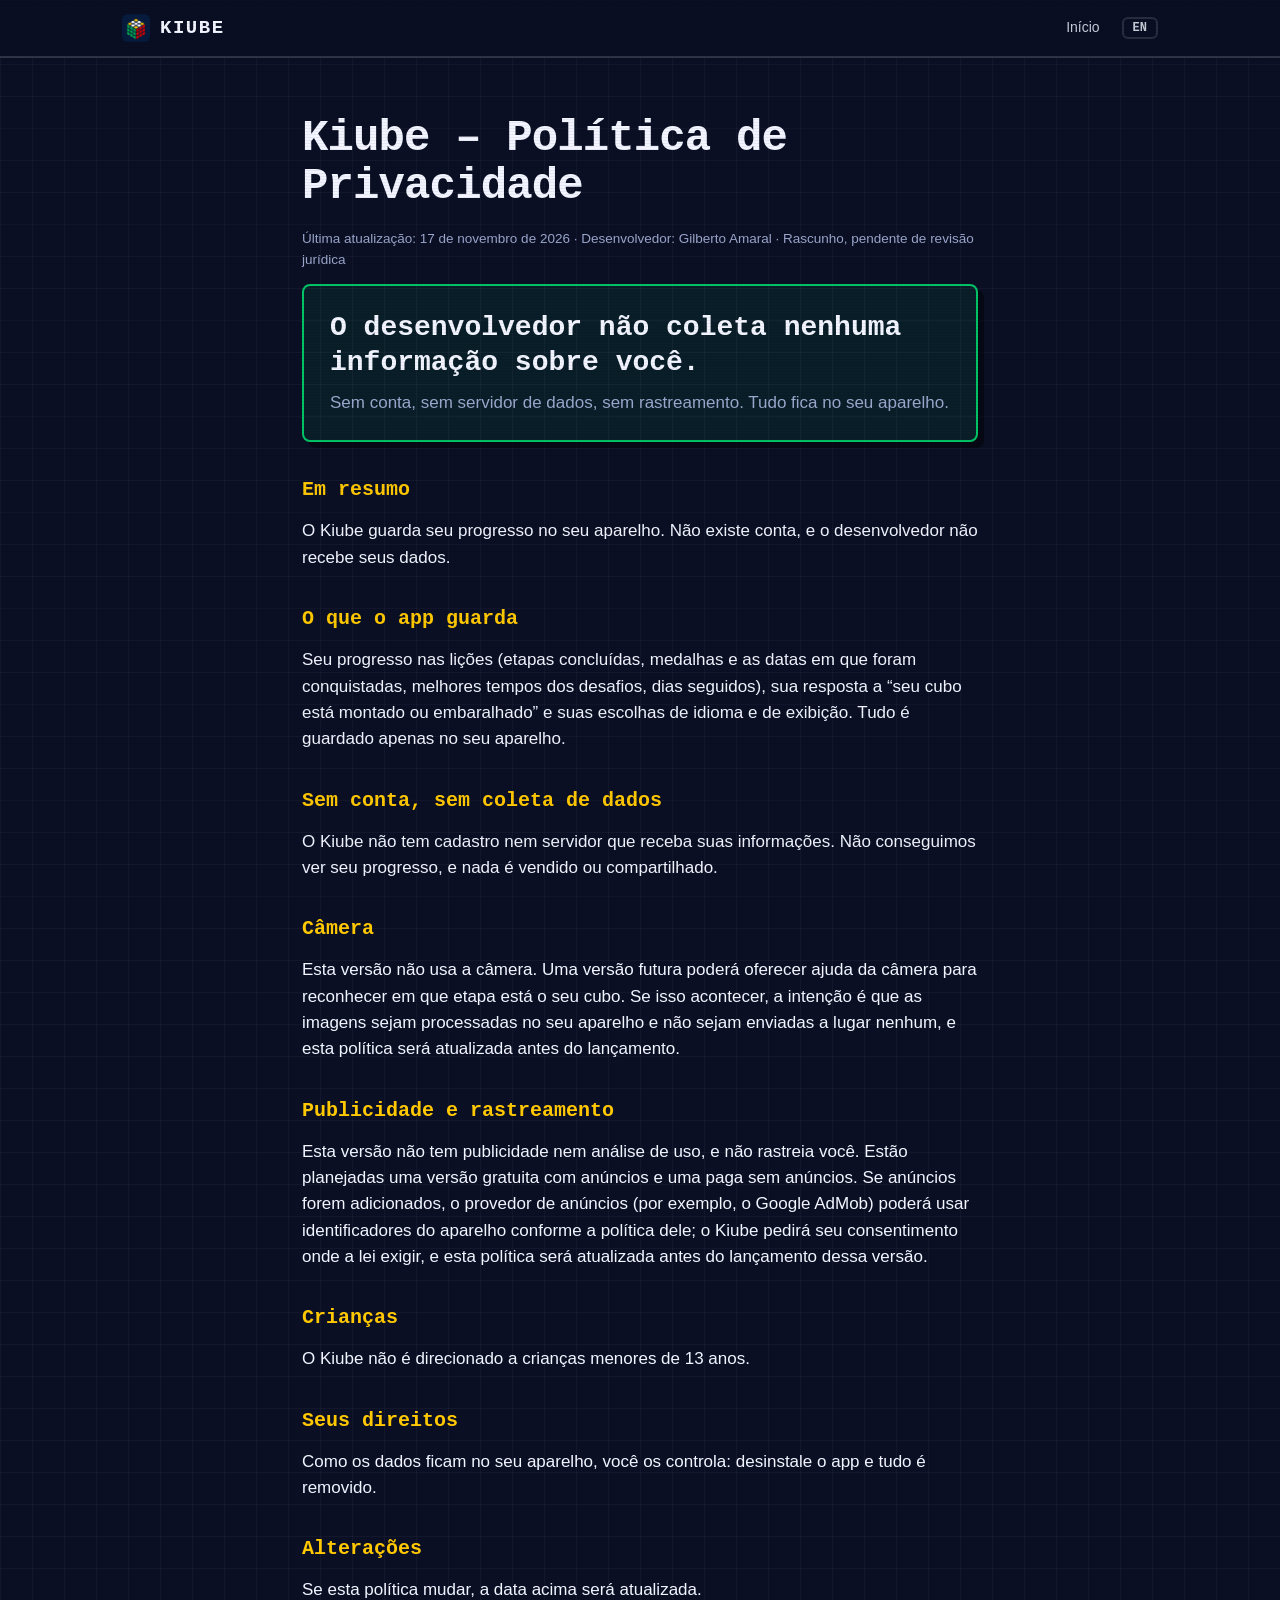
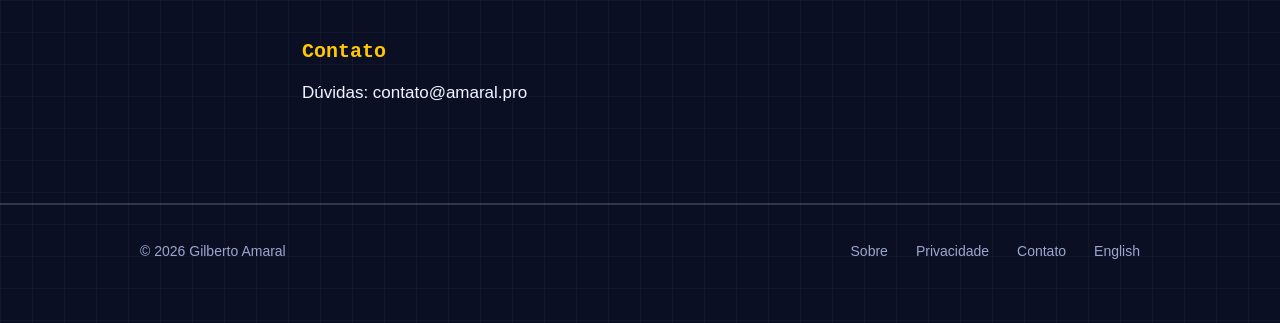
<file: pt/privacy.html>
<!doctype html>
<html lang="pt-BR">
<head>
<meta charset="utf-8">
<meta name="viewport" content="width=device-width, initial-scale=1">
<meta name="color-scheme" content="dark">
<meta name="theme-color" content="#0a0f24">
<title>Kiube – Política de Privacidade</title>
<meta name="description" content="O Kiube ensina a resolver o cubo mágico 3×3 com um método claro em 7 etapas: vista plana do cubo, movimentos animados em 3D, medalhas e desafios surpresa. Em português e inglês. Privado, sem conta.">
<link rel="canonical" href="https://kiube.werker.com.br/pt/privacy.html">
<link rel="alternate" hreflang="en" href="https://kiube.werker.com.br/privacy.html">
<link rel="alternate" hreflang="pt-BR" href="https://kiube.werker.com.br/pt/privacy.html">
<link rel="alternate" hreflang="x-default" href="https://kiube.werker.com.br/privacy.html">
<link rel="icon" href="../icon.png">
<link rel="apple-touch-icon" href="../apple-touch-icon.png">
<meta property="og:url" content="https://kiube.werker.com.br/pt/privacy.html">
<meta property="og:image" content="https://kiube.werker.com.br/icon.png">
<meta property="og:type" content="website">
<meta property="og:title" content="Kiube – Política de Privacidade">
<meta property="og:description" content="Aprenda a resolver o cubo mágico, um movimento por vez.">
<meta name="twitter:card" content="summary">
<link rel="stylesheet" href="../assets/style.css">

</head>
<body>
<header class="topbar"><div class="in">
  <a class="brand" href="./"><img src="../icon.png" alt="" width="28" height="28">Kiube</a>
  <nav aria-label="Main">
    <a href="./">Início</a>
    <a class="lang" href="../privacy.html" hreflang="en" lang="en">EN</a>
  </nav>
</div></header>
<main class="page">
  <h1>Kiube – Política de Privacidade</h1>
  <p class="small">Última atualização: 17 de novembro de 2026 · Desenvolvedor: Gilberto Amaral · Rascunho, pendente de revisão jurídica</p>
  <div class="promise"><strong>O desenvolvedor não coleta nenhuma informação sobre você.</strong><p>Sem conta, sem servidor de dados, sem rastreamento. Tudo fica no seu aparelho.</p></div>
  <h2>Em resumo</h2>
  <p>O Kiube guarda seu progresso no seu aparelho. Não existe conta, e o desenvolvedor não recebe seus dados.</p>
  <h2>O que o app guarda</h2>
  <p>Seu progresso nas lições (etapas concluídas, medalhas e as datas em que foram conquistadas, melhores tempos dos desafios, dias seguidos), sua resposta a “seu cubo está montado ou embaralhado” e suas escolhas de idioma e de exibição. Tudo é guardado apenas no seu aparelho.</p>
  <h2>Sem conta, sem coleta de dados</h2>
  <p>O Kiube não tem cadastro nem servidor que receba suas informações. Não conseguimos ver seu progresso, e nada é vendido ou compartilhado.</p>
  <h2>Câmera</h2>
  <p>Esta versão não usa a câmera. Uma versão futura poderá oferecer ajuda da câmera para reconhecer em que etapa está o seu cubo. Se isso acontecer, a intenção é que as imagens sejam processadas no seu aparelho e não sejam enviadas a lugar nenhum, e esta política será atualizada antes do lançamento.</p>
  <h2>Publicidade e rastreamento</h2>
  <p>Esta versão não tem publicidade nem análise de uso, e não rastreia você. Estão planejadas uma versão gratuita com anúncios e uma paga sem anúncios. Se anúncios forem adicionados, o provedor de anúncios (por exemplo, o Google AdMob) poderá usar identificadores do aparelho conforme a política dele; o Kiube pedirá seu consentimento onde a lei exigir, e esta política será atualizada antes do lançamento dessa versão.</p>
  <h2>Crianças</h2>
  <p>O Kiube não é direcionado a crianças menores de 13 anos.</p>
  <h2>Seus direitos</h2>
  <p>Como os dados ficam no seu aparelho, você os controla: desinstale o app e tudo é removido.</p>
  <h2>Alterações</h2>
  <p>Se esta política mudar, a data acima será atualizada.</p>
  <h2>Contato</h2>
  <p>Dúvidas: contato@amaral.pro</p>
</main>
<footer><div class="wrap">
  <span class="grow">© 2026 Gilberto Amaral</span>
  <a href="about.html">Sobre</a>
  <a href="privacy.html">Privacidade</a>
  <a href="mailto:contato@amaral.pro">Contato</a>
  <a href="../privacy.html" hreflang="en" lang="en">English</a>
</div></footer>
</body>
</html>
</file>
<file: assets/style.css>
:root {
  color-scheme: dark;
  --bg: #0a0f24;
  --bg-alt: #0f1733;
  --panel: #131d3f;
  --text: #f2f5ff;
  --muted: #9ba7cc;
  --yellow: #ffc800;
  --green: #00c466;
  --blue: #3d8bff;
  --orange: #ff7a1a;
  --red: #ff4d4d;
  --accent: var(--yellow);
  --accent-dark: #b88f00;
  --line: rgba(255, 255, 255, .16);
  --font: -apple-system, BlinkMacSystemFont, "SF Pro Text", "Helvetica Neue", Arial, sans-serif;
  --mono: ui-monospace, "SF Mono", Menlo, Consolas, "Liberation Mono", monospace;
}
* { box-sizing: border-box; }
html { scroll-behavior: smooth; }
body {
  margin: 0; color: var(--text); font: 17px/1.55 var(--font); -webkit-font-smoothing: antialiased;
  background-color: var(--bg);
  background-image:
    linear-gradient(rgba(255, 255, 255, .035) 1px, transparent 1px),
    linear-gradient(90deg, rgba(255, 255, 255, .035) 1px, transparent 1px);
  background-size: 32px 32px;
}
/* CRT scanlines, very subtle */
body::after {
  content: ""; position: fixed; inset: 0; pointer-events: none; z-index: 50;
  background: repeating-linear-gradient(to bottom, rgba(0, 0, 0, 0) 0 2px, rgba(0, 0, 0, .10) 3px);
}
a { color: var(--yellow); text-decoration: none; }
a:hover { text-decoration: underline; }
img, video, svg { max-width: 100%; }

/* top bar */
.topbar { position: sticky; top: 0; z-index: 20; background: color-mix(in srgb, var(--bg) 88%, transparent); backdrop-filter: blur(14px); -webkit-backdrop-filter: blur(14px); border-bottom: 2px solid var(--line); }
.topbar .in { max-width: 1080px; margin: 0 auto; padding: 0 22px; height: 56px; display: flex; align-items: center; gap: 26px; }
.brand { display: flex; align-items: center; gap: 10px; color: var(--text); font: 800 19px/1 var(--mono); letter-spacing: .08em; text-transform: uppercase; }
.brand:hover { text-decoration: none; }
.brand img { width: 28px; height: 28px; border-radius: 6px; image-rendering: auto; }
.topbar nav { margin-left: auto; display: flex; gap: 22px; font-size: 14px; align-items: center; }
.topbar nav a { color: var(--text); opacity: .82; }
.topbar nav a:hover { opacity: 1; color: var(--yellow); text-decoration: none; }
.lang { border: 2px solid var(--line); border-radius: 6px; padding: 2px 9px; font: 700 12px var(--mono); }
@media (max-width: 640px) { .topbar nav a.hide-sm { display: none; } .topbar .in { gap: 12px; } }

/* hero */
.hero { position: relative; overflow: hidden; padding: 64px 22px 96px; text-align: center; border-bottom: 2px solid var(--line); }
.hero .wrap { position: relative; z-index: 2; }
.kicker { display: inline-block; font: 700 13px var(--mono); letter-spacing: .14em; text-transform: uppercase; color: var(--green); margin: 0 0 14px; }
.hero h1 { margin: 0 auto 16px; max-width: 880px; font: 800 clamp(34px, 7.2vw, 78px)/1.02 var(--mono); letter-spacing: -.02em; text-transform: uppercase; overflow-wrap: anywhere; text-shadow: 4px 4px 0 rgba(0, 0, 0, .55); }
.hero h1 em { font-style: normal; color: var(--yellow); }
.hero .sub { max-width: 640px; margin: 0 auto 26px; color: var(--muted); font-size: clamp(17px, 2.2vw, 21px); }
.hero .row { display: flex; flex-wrap: wrap; gap: 14px; justify-content: center; }
.floor { position: absolute; left: -10%; right: -10%; bottom: -2px; height: 46%; z-index: 1; pointer-events: none; opacity: .55;
  background:
    linear-gradient(to top, rgba(10, 15, 36, 0) 0, var(--bg) 100%),
    repeating-linear-gradient(90deg, rgba(61, 139, 255, .55) 0 2px, transparent 2px 64px),
    repeating-linear-gradient(0deg, rgba(61, 139, 255, .55) 0 2px, transparent 2px 40px);
  transform: perspective(380px) rotateX(62deg); transform-origin: bottom; }
@media (prefers-reduced-motion: no-preference) { .floor { animation: floor 3s linear infinite; } }
@keyframes floor { to { background-position: 0 0, 0 0, 0 40px; } }

/* 3D cube */
.stage3d { height: 250px; display: grid; place-items: center; margin: 12px auto 22px; perspective: 900px; }
.cube { --s: 156px; position: relative; width: var(--s); height: var(--s); transform-style: preserve-3d; transform: rotateX(-26deg) rotateY(-36deg); }
@media (prefers-reduced-motion: no-preference) { .cube { animation: spin 16s linear infinite; } }
@keyframes spin { to { transform: rotateX(-26deg) rotateY(324deg); } }
.face { position: absolute; inset: 0; display: grid; grid-template: repeat(3, 1fr) / repeat(3, 1fr); gap: 7px; padding: 7px; background: #05080f; border-radius: 10px; }
.face i { border-radius: 6px; box-shadow: inset 0 -4px 0 rgba(0, 0, 0, .22), inset 0 3px 0 rgba(255, 255, 255, .28); }
.f { transform: translateZ(calc(var(--s) / 2)); }
.k { transform: rotateY(180deg) translateZ(calc(var(--s) / 2)); }
.r { transform: rotateY(90deg) translateZ(calc(var(--s) / 2)); }
.l { transform: rotateY(-90deg) translateZ(calc(var(--s) / 2)); }
.u { transform: rotateX(90deg) translateZ(calc(var(--s) / 2)); }
.d { transform: rotateX(-90deg) translateZ(calc(var(--s) / 2)); }
.W { background: #fff; } .Y { background: #ffc800; } .G { background: #00a650; } .B { background: #0051ba; } .O { background: #ff6a00; } .R { background: #d50000; }

/* buttons */
.btn { display: inline-block; padding: 12px 24px; border-radius: 8px; font: 800 15px var(--mono); letter-spacing: .06em; text-transform: uppercase; border: 2px solid transparent; transition: transform .08s; }
.btn:hover { text-decoration: none; }
.btn.primary { background: var(--yellow); color: #14182b; box-shadow: 0 5px 0 var(--accent-dark); }
.btn.primary:active { transform: translateY(4px); box-shadow: 0 1px 0 var(--accent-dark); }
.btn.ghost { border-color: var(--yellow); color: var(--yellow); }
.btn.ghost:hover { background: rgba(255, 200, 0, .1); }
.btn.soon { background: var(--panel); color: var(--text); border-color: var(--line); cursor: default; }
.btn.soon::after { content: "_"; margin-left: 4px; color: var(--green); }
@media (prefers-reduced-motion: no-preference) { .btn.soon::after { animation: blink 1.1s steps(1) infinite; } }
@keyframes blink { 50% { opacity: 0; } }

/* sections */
section.block { padding: 88px 22px; }
section.alt { background: var(--bg-alt); border-top: 2px solid var(--line); border-bottom: 2px solid var(--line); }
.wrap { max-width: 1000px; margin: 0 auto; }
.eyebrow { color: var(--green); font: 700 13px var(--mono); letter-spacing: .14em; text-transform: uppercase; margin: 0 0 8px; }
.eyebrow::before { content: "▶ "; }
h2 { font: 800 clamp(26px, 4.4vw, 44px)/1.12 var(--mono); letter-spacing: -.02em; margin: 0 0 14px; }
.lead { color: var(--muted); font-size: clamp(17px, 2.1vw, 21px); max-width: 660px; margin: 0 0 38px; }
.grid { display: grid; grid-template-columns: repeat(auto-fit, minmax(270px, 1fr)); gap: 22px; }
.card { background: var(--panel); border: 2px solid var(--line); border-top: 5px solid var(--c, var(--yellow)); border-radius: 8px; padding: 24px; box-shadow: 6px 6px 0 rgba(0, 0, 0, .45); }
.grid .card:nth-child(5n+1), .pgrid .card:nth-child(5n+1) { --c: var(--yellow); }
.grid .card:nth-child(5n+2), .pgrid .card:nth-child(5n+2) { --c: var(--green); }
.grid .card:nth-child(5n+3), .pgrid .card:nth-child(5n+3) { --c: var(--blue); }
.grid .card:nth-child(5n+4), .pgrid .card:nth-child(5n+4) { --c: var(--orange); }
.grid .card:nth-child(5n+5), .pgrid .card:nth-child(5n+5) { --c: var(--red); }
.card h3 { margin: 0 0 6px; font: 800 18px var(--mono); }
.card p { margin: 0; color: var(--muted); font-size: 15.5px; }
.card .ico { font-size: 28px; margin-bottom: 10px; display: block; }
.card.note { --c: var(--orange); }

/* stages and badges */
.stages { display: grid; grid-template-columns: repeat(auto-fit, minmax(150px, 1fr)); gap: 18px; list-style: none; padding: 0; margin: 0; }
.stages li { text-align: center; font-size: 14.5px; color: var(--muted); }
.stages img { display: block; width: 92px; height: 92px; margin: 0 auto 10px; border-radius: 18px; box-shadow: 4px 4px 0 rgba(0, 0, 0, .5); }
.stages strong { display: block; color: var(--text); font: 800 14px var(--mono); margin-bottom: 2px; }
.badges { display: flex; flex-wrap: wrap; gap: 14px; margin: 0 0 22px; padding: 0; list-style: none; }
.badges img { width: 68px; height: 68px; display: block; filter: drop-shadow(3px 3px 0 rgba(0, 0, 0, .5)); }

.split { display: grid; grid-template-columns: 1.1fr 1fr; gap: 48px; align-items: center; }
@media (max-width: 760px) { .split { grid-template-columns: 1fr; } }
.ticks { list-style: none; margin: 0; padding: 0; display: grid; gap: 10px; }
.ticks li { padding-left: 30px; position: relative; }
.ticks li::before { content: ""; position: absolute; left: 0; top: .42em; width: 14px; height: 14px; border-radius: 3px; background: var(--c, var(--green)); box-shadow: 2px 2px 0 rgba(0, 0, 0, .5); }
.ticks li:nth-child(4n+1)::before { --c: var(--yellow); } .ticks li:nth-child(4n+2)::before { --c: var(--green); } .ticks li:nth-child(4n+3)::before { --c: var(--blue); } .ticks li:nth-child(4n+4)::before { --c: var(--orange); }
.moves { display: flex; flex-wrap: wrap; gap: 10px; align-items: center; font: 800 20px var(--mono); }
.moves span { background: var(--panel); border: 2px solid var(--line); border-radius: 8px; padding: 6px 14px; box-shadow: 3px 3px 0 rgba(0, 0, 0, .5); }
.moves small { flex-basis: 100%; font: 400 14px var(--font); color: var(--muted); }

.cta { text-align: center; }
.cta .row { display: flex; flex-wrap: wrap; gap: 14px; justify-content: center; margin-top: 22px; }
.cta .lead { margin-left: auto; margin-right: auto; }
.small { color: var(--muted); font-size: 13.5px; }
.priv-note { color: var(--muted); font-size: 14.5px; max-width: 760px; }
.pgrid { display: grid; grid-template-columns: repeat(auto-fit, minmax(220px, 1fr)); gap: 18px; margin: 0 0 22px; }
.pgrid .card { padding: 20px; } .pgrid .card h3 { font-size: 16px; }

footer { border-top: 2px solid var(--line); padding: 36px 22px 60px; color: var(--muted); font-size: 14px; }
footer .wrap { display: flex; flex-wrap: wrap; gap: 14px 28px; align-items: center; }
footer a { color: var(--muted); }
footer a:hover { color: var(--yellow); }
footer .grow { flex: 1; min-width: 200px; }

/* plain pages (about, privacy) */
.page { max-width: 720px; margin: 0 auto; padding: 56px 22px 80px; }
.page h1 { font: 800 clamp(28px, 5vw, 44px)/1.1 var(--mono); letter-spacing: -.02em; margin: 0 0 18px; overflow-wrap: anywhere; }
.page h2 { font: 800 20px var(--mono); margin: 36px 0 8px; letter-spacing: 0; color: var(--yellow); }
.promise { border: 2px solid var(--green); border-radius: 8px; padding: 24px 26px; margin: 0 0 28px; background: rgba(0, 196, 102, .08); box-shadow: 6px 6px 0 rgba(0, 0, 0, .45); }
.promise strong { display: block; font: 800 clamp(20px, 3.2vw, 28px)/1.25 var(--mono); }
.promise p { margin: 10px 0 0; color: var(--muted); }
:focus-visible { outline: 3px solid var(--blue); outline-offset: 3px; }
@media (prefers-reduced-motion: reduce) { html { scroll-behavior: auto; } }
</file>
